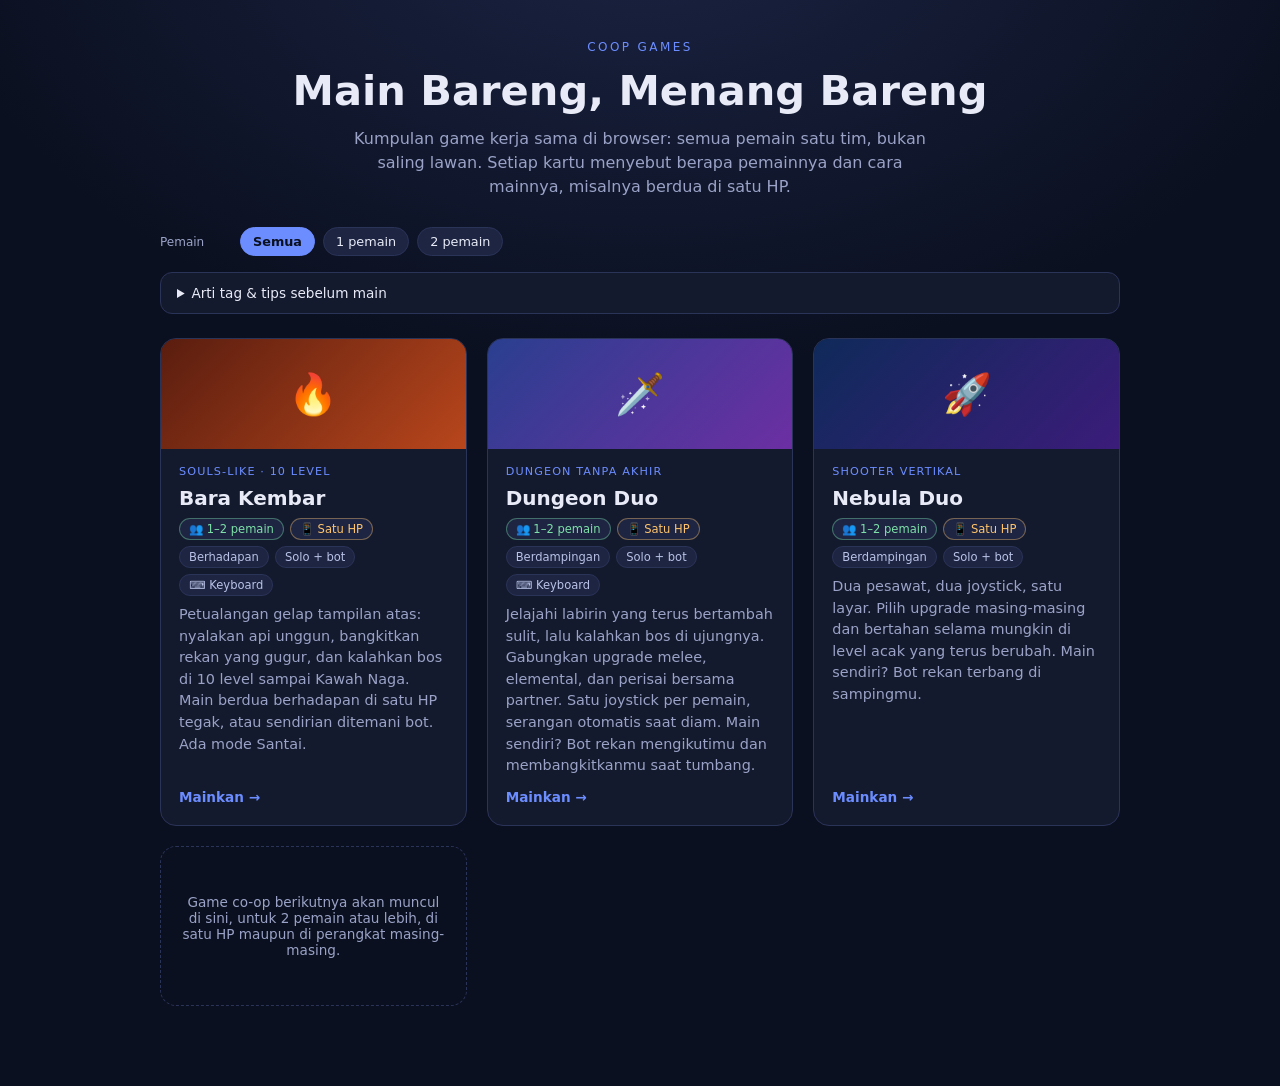
<file: index.html>
<!doctype html>
<html lang="id">
<head>
  <meta charset="utf-8" />
  <meta name="viewport" content="width=device-width, initial-scale=1" />
  <meta name="theme-color" content="#0b1020" />
  <title>Coop Games — Main Bareng, Menang Bareng</title>
  <style>
    :root {
      color-scheme: dark;
      --bg: #0b1020;
      --panel: #141a2e;
      --panel-border: #2a3358;
      --accent: #6c8dff;
      --text: #e8ebf7;
      --muted: #9aa3c7;
      --chip: #1d2542;
      --pemain: #7ee0a8;
      --cara: #ffc46b;
      --info: #b9c2e6;
    }

    * { box-sizing: border-box; }

    body {
      margin: 0;
      min-height: 100vh;
      background: radial-gradient(1200px 800px at 50% -10%, #1b2444 0%, var(--bg) 60%);
      color: var(--text);
      font-family: "Segoe UI", system-ui, -apple-system, sans-serif;
      padding: 40px 16px 80px;
    }

    header, .filters, .legend, .grid { max-width: 960px; margin-left: auto; margin-right: auto; }

    header { margin-bottom: 28px; text-align: center; }

    header .eyebrow {
      letter-spacing: 0.2em;
      text-transform: uppercase;
      font-size: 0.75rem;
      color: var(--accent);
      margin-bottom: 12px;
    }

    header h1 { margin: 0 0 12px; font-size: clamp(1.8rem, 6vw, 2.6rem); }

    header p { color: var(--muted); max-width: 600px; margin: 0 auto; line-height: 1.5; }

    /* ---------- filter ---------- */
    .filters { display: flex; flex-direction: column; gap: 10px; margin-bottom: 16px; }
    .filter-row { display: flex; flex-wrap: wrap; align-items: center; gap: 8px; }
    .filter-row[hidden] { display: none; }
    .filter-row .label { font-size: 0.75rem; color: var(--muted); min-width: 72px; }
    .filter-row button {
      font: inherit;
      font-size: 0.8rem;
      color: var(--text);
      background: var(--chip);
      border: 1px solid var(--panel-border);
      border-radius: 999px;
      padding: 6px 12px;
      cursor: pointer;
    }
    .filter-row button[aria-pressed="true"] { background: var(--accent); border-color: var(--accent); color: #0b1020; font-weight: 600; }

    /* ---------- keterangan tag ---------- */
    .legend {
      background: var(--panel);
      border: 1px solid var(--panel-border);
      border-radius: 12px;
      margin-bottom: 24px;
      font-size: 0.85rem;
      color: var(--muted);
    }
    .legend summary { cursor: pointer; padding: 12px 16px; color: var(--text); }
    .legend .isi { padding: 0 16px 14px; line-height: 1.55; }
    .legend dl { margin: 0 0 10px; display: grid; grid-template-columns: max-content 1fr; gap: 6px 12px; }
    .legend dt { color: var(--cara); }
    .legend dd { margin: 0; }
    .legend .belum { opacity: 0.6; }
    .legend p { margin: 8px 0 0; }

    /* ---------- kartu ---------- */
    .grid {
      display: grid;
      grid-template-columns: repeat(auto-fill, minmax(260px, 1fr));
      gap: 20px;
    }

    .card {
      background: var(--panel);
      border: 1px solid var(--panel-border);
      border-radius: 16px;
      overflow: hidden;
      display: flex;
      flex-direction: column;
      text-decoration: none;
      color: inherit;
      transition: transform 0.15s ease, border-color 0.15s ease;
    }
    .card[hidden] { display: none; }

    .card:hover, .card:focus-visible { transform: translateY(-4px); border-color: var(--accent); }

    .card-art {
      height: 110px;
      display: flex;
      align-items: center;
      justify-content: center;
      font-size: 2.5rem;
    }

    .card-body { padding: 16px 18px 20px; display: flex; flex-direction: column; gap: 8px; flex: 1; }

    .card-body .genre { font-size: 0.7rem; letter-spacing: 0.1em; text-transform: uppercase; color: var(--accent); }

    .card-body h2 { margin: 0; font-size: 1.25rem; }

    .chips { display: flex; flex-wrap: wrap; gap: 6px; }
    .chip {
      font-size: 0.72rem;
      padding: 3px 9px;
      border-radius: 999px;
      background: var(--chip);
      border: 1px solid var(--panel-border);
      color: var(--info);
      white-space: nowrap;
    }
    .chip.pemain { color: var(--pemain); border-color: color-mix(in srgb, var(--pemain) 40%, transparent); }
    .chip.cara { color: var(--cara); border-color: color-mix(in srgb, var(--cara) 40%, transparent); }

    .card-body p { margin: 0; color: var(--muted); font-size: 0.9rem; line-height: 1.5; flex: 1; }

    .card-body .play { margin-top: 4px; font-size: 0.85rem; font-weight: 600; color: var(--accent); }

    .empty-card {
      border: 1px dashed var(--panel-border);
      border-radius: 16px;
      display: flex;
      align-items: center;
      justify-content: center;
      min-height: 160px;
      color: var(--muted);
      font-size: 0.85rem;
      text-align: center;
      padding: 20px;
    }
    .no-match { grid-column: 1 / -1; text-align: center; color: var(--muted); padding: 24px; }
  </style>
</head>
<body>
  <header>
    <div class="eyebrow">Coop Games</div>
    <h1>Main Bareng, Menang Bareng</h1>
    <p>Kumpulan game kerja sama di browser: semua pemain satu tim, bukan saling lawan.
      Setiap kartu menyebut berapa pemainnya dan cara mainnya, misalnya berdua di satu HP.</p>
  </header>

  <!-- Tombol filter dibuat otomatis dari atribut data-* di tiap kartu (lihat skrip di bawah). -->
  <section class="filters" aria-label="Saring game">
    <div class="filter-row" data-filter="pemain"><span class="label">Pemain</span></div>
    <div class="filter-row" data-filter="cara"><span class="label">Cara main</span></div>
  </section>

  <details class="legend">
    <summary>Arti tag &amp; tips sebelum main</summary>
    <div class="isi">
      <dl>
        <dt>Satu HP</dt><dd>Semua pemain memakai satu HP yang sama, masing-masing memegang sisi layarnya sendiri.</dd>
        <dt class="belum">Satu layar</dt><dd class="belum">Satu PC/TV, tiap pemain memakai keyboard atau gamepad. (Belum ada gamenya.)</dd>
        <dt class="belum">HP masing-masing</dt><dd class="belum">Tiap pemain membuka game di HP-nya sendiri dan tersambung. (Belum ada gamenya.)</dd>
        <dt class="belum">Bergiliran</dt><dd class="belum">Satu perangkat dioper bergantian antarpemain. (Belum ada gamenya.)</dd>
      </dl>
      Tag lain: <b>Berhadapan</b> = pemain duduk di dua ujung HP yang ditaruh di meja;
      <b>Berdampingan</b> = pemain duduk bersebelahan, layar dibagi kiri–kanan;
      <b>Solo + bot</b> = bisa dimainkan sendirian ditemani rekan komputer.
      <p><b>Main berdua di satu HP Android (3 jari atau lebih menempel)?</b> Matikan gestur
        <i>"usap 3 jari ke bawah"</i> (tangkapan layar) di Pengaturan HP. Gestur itu
        memutus semua sentuhan begitu jari ketiga menempel, sehingga kontrol tiba-tiba lepas.</p>
    </div>
  </details>

  <!--
    Cara menambah game: salin satu <a class="card">, lalu isi
      data-pemain : jumlah pemain yang didukung, pisahkan koma (mis. "1,2" atau "2,3,4")
      data-cara   : cara main, pisahkan koma; pilih dari: satu-hp, satu-layar, hp-masing, bergiliran
    Teks chip di kartu ditulis manual agar bisa lebih rinci (mis. "Berhadapan").
  -->
  <main class="grid" id="grid">
    <a class="card" href="bara-kembar/index.html" data-pemain="1,2" data-cara="satu-hp">
      <div class="card-art" style="background: linear-gradient(135deg, #5a1d0f 0%, #b8461c 100%);" aria-hidden="true">🔥</div>
      <div class="card-body">
        <span class="genre">Souls-like · 10 level</span>
        <h2>Bara Kembar</h2>
        <div class="chips">
          <span class="chip pemain">👥 1–2 pemain</span>
          <span class="chip cara">📱 Satu HP</span>
          <span class="chip">Berhadapan</span>
          <span class="chip">Solo + bot</span>
          <span class="chip">⌨️ Keyboard</span>
        </div>
        <p>Petualangan gelap tampilan atas: nyalakan api unggun, bangkitkan rekan yang gugur, dan kalahkan bos di 10 level sampai Kawah Naga. Main berdua berhadapan di satu HP tegak, atau sendirian ditemani bot. Ada mode Santai.</p>
        <span class="play">Mainkan →</span>
      </div>
    </a>

    <a class="card" href="dungeon-duo-portrait/index.html" data-pemain="1,2" data-cara="satu-hp">
      <div class="card-art" style="background: linear-gradient(135deg, #2a3f8f 0%, #6c2fa3 100%);" aria-hidden="true">🗡️</div>
      <div class="card-body">
        <span class="genre">Dungeon tanpa akhir</span>
        <h2>Dungeon Duo</h2>
        <div class="chips">
          <span class="chip pemain">👥 1–2 pemain</span>
          <span class="chip cara">📱 Satu HP</span>
          <span class="chip">Berdampingan</span>
          <span class="chip">Solo + bot</span>
          <span class="chip">⌨️ Keyboard</span>
        </div>
        <p>Jelajahi labirin yang terus bertambah sulit, lalu kalahkan bos di ujungnya. Gabungkan upgrade melee, elemental, dan perisai bersama partner. Satu joystick per pemain, serangan otomatis saat diam. Main sendiri? Bot rekan mengikutimu dan membangkitkanmu saat tumbang.</p>
        <span class="play">Mainkan →</span>
      </div>
    </a>

    <a class="card" href="nebula-duo/index.html" data-pemain="1,2" data-cara="satu-hp">
      <div class="card-art" style="background: linear-gradient(135deg, #0f2a5a 0%, #3b1c7a 100%);" aria-hidden="true">🚀</div>
      <div class="card-body">
        <span class="genre">Shooter vertikal</span>
        <h2>Nebula Duo</h2>
        <div class="chips">
          <span class="chip pemain">👥 1–2 pemain</span>
          <span class="chip cara">📱 Satu HP</span>
          <span class="chip">Berdampingan</span>
          <span class="chip">Solo + bot</span>
        </div>
        <p>Dua pesawat, dua joystick, satu layar. Pilih upgrade masing-masing dan bertahan selama mungkin di level acak yang terus berubah. Main sendiri? Bot rekan terbang di sampingmu.</p>
        <span class="play">Mainkan →</span>
      </div>
    </a>

    <div class="empty-card" data-tetap>Game co-op berikutnya akan muncul di sini, untuk 2 pemain atau lebih, di satu HP maupun di perangkat masing-masing.</div>
  </main>

  <script>
    // Label untuk nilai data-cara. Nilai yang belum dipakai game mana pun tidak dibuatkan tombol.
    const LABEL_CARA = { 'satu-hp': '📱 Satu HP', 'satu-layar': '🖥️ Satu layar', 'hp-masing': '📲 HP masing-masing', 'bergiliran': '🔁 Bergiliran' };
    const labelPemain = n => n + ' pemain';

    const cards = [...document.querySelectorAll('.card')];
    const nilai = key => cards.map(c => (c.dataset[key] || '').split(',').filter(Boolean));
    const pilihan = { pemain: 'semua', cara: 'semua' };

    function buatTombol(key, daftar, label) {
      const row = document.querySelector(`[data-filter="${key}"]`);
      for (const v of ['semua', ...daftar]) {
        const b = document.createElement('button');
        b.type = 'button';
        b.textContent = v === 'semua' ? 'Semua' : label(v);
        b.setAttribute('aria-pressed', String(v === 'semua'));
        b.addEventListener('click', () => {
          pilihan[key] = v;
          row.querySelectorAll('button').forEach(x => x.setAttribute('aria-pressed', String(x === b)));
          terapkan();
        });
        row.appendChild(b);
      }
    }

    const semuaPemain = [...new Set(nilai('pemain').flat())].sort((a, b) => a - b);
    const semuaCara = Object.keys(LABEL_CARA).filter(k => nilai('cara').flat().includes(k));
    buatTombol('pemain', semuaPemain, labelPemain);
    buatTombol('cara', semuaCara, v => LABEL_CARA[v] || v);
    // Filter yang hanya punya satu pilihan tidak berguna; sembunyikan sampai ada variasi.
    if (semuaCara.length < 2) document.querySelector('[data-filter="cara"]').hidden = true;

    const grid = document.getElementById('grid');
    const kosong = document.createElement('div');
    kosong.className = 'no-match';
    kosong.textContent = 'Belum ada game yang cocok dengan pilihan ini.';

    function terapkan() {
      let tampil = 0;
      for (const c of cards) {
        const ok = (pilihan.pemain === 'semua' || c.dataset.pemain.split(',').includes(pilihan.pemain))
                && (pilihan.cara === 'semua' || c.dataset.cara.split(',').includes(pilihan.cara));
        c.hidden = !ok;
        if (ok) tampil++;
      }
      if (tampil === 0) grid.prepend(kosong); else kosong.remove();
    }
  </script>
</body>
</html>
</file>
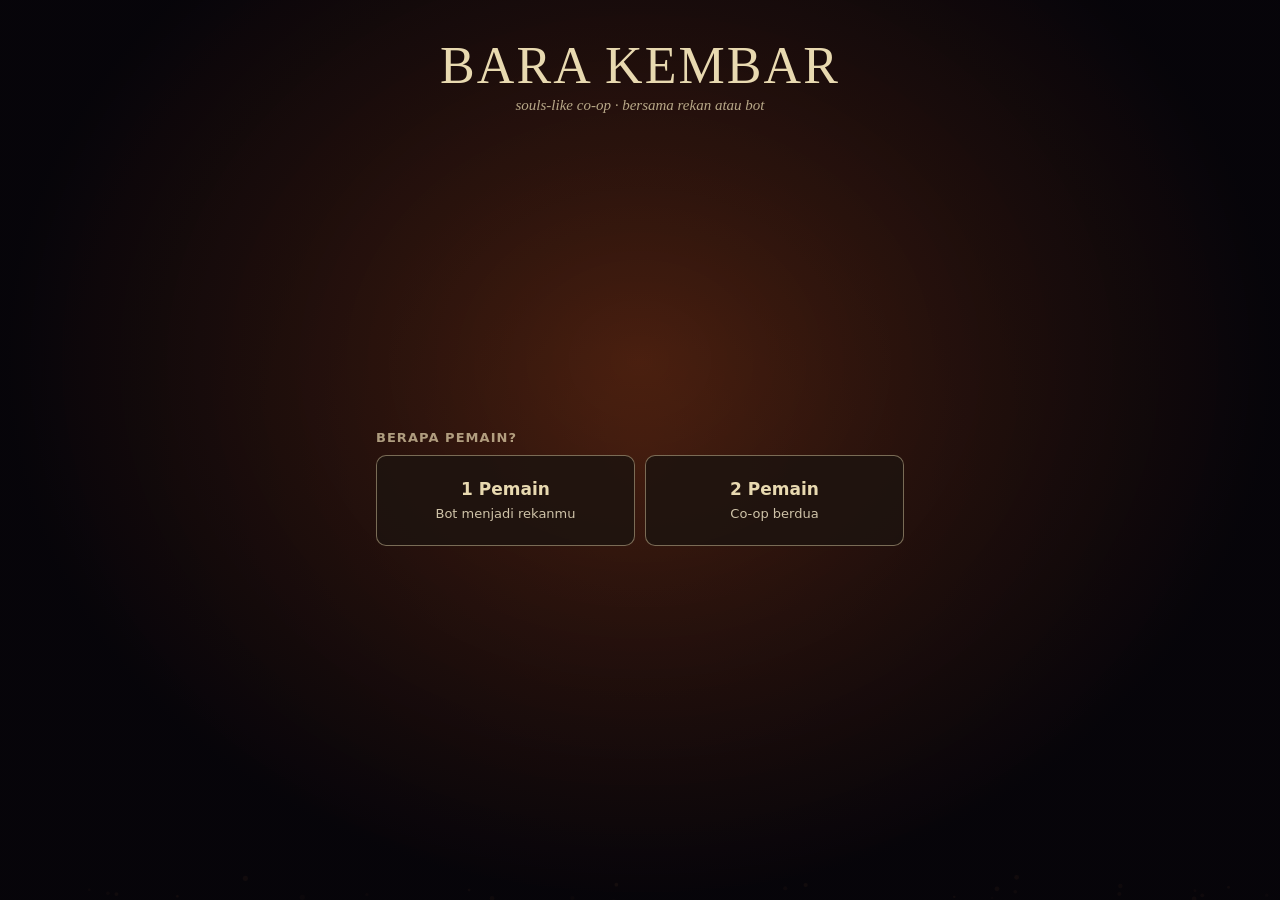
<file: bara-kembar/index.html>
<!doctype html>
<html lang="id">
<head>
<meta charset="utf-8">
<meta name="viewport" content="width=device-width,initial-scale=1,maximum-scale=1,user-scalable=no,viewport-fit=cover">
<meta name="mobile-web-app-capable" content="yes">
<meta name="apple-mobile-web-app-capable" content="yes">
<meta name="theme-color" content="#000000">
<title>Bara Kembar</title>
<style>
html,body{margin:0;height:100%;background:#000;overflow:hidden;touch-action:none;user-select:none;-webkit-user-select:none;-webkit-touch-callout:none;overscroll-behavior:none}
canvas{display:block;touch-action:none}
/* menu awal: halaman web biasa (responsif), di atas canvas */
#menu{position:fixed;inset:0;overflow-y:auto;touch-action:pan-y;background:radial-gradient(ellipse at 50% 40%,rgba(120,50,20,.45),rgba(7,5,10,.92) 70%);color:#e8d9b0;font:15px/1.4 system-ui,sans-serif;display:flex;justify-content:center}
#menu[hidden]{display:none}
#menu .wrap{width:100%;max-width:560px;min-height:100%;padding:max(28px,env(safe-area-inset-top)) 16px 32px;box-sizing:border-box;display:flex;flex-direction:column}
/* judul tetap di atas; pilihan dipusatkan di sisa tinggi (margin auto = tetap bisa digulir bila daftar lebih panjang dari layar) */
#menu .step{flex:1;display:flex;flex-direction:column}
#menu .inner{margin:auto 0;padding-bottom:6vh}
#menu h1{font:400 clamp(34px,9vw,52px) Georgia,serif;text-align:center;margin:8px 0 2px;letter-spacing:.04em}
#menu .tag{text-align:center;font:italic 15px Georgia,serif;color:#b8a888;margin:0 0 26px}
#menu h2{font:600 13px system-ui,sans-serif;letter-spacing:.08em;text-transform:uppercase;color:rgba(232,217,176,.7);margin:22px 0 10px}
#menu button{font:inherit;color:inherit;background:rgba(30,20,16,.85);border:1.5px solid rgba(232,217,176,.45);border-radius:10px;padding:14px;text-align:left;cursor:pointer;width:100%}
#menu button:not(:disabled):hover,#menu button:not(:disabled):active{border-color:#ffb347;background:rgba(96,42,14,.9)}
#menu button:disabled{opacity:.45;cursor:default}
#menu b{display:block;font-size:17px;font-weight:700}
#menu small{display:block;color:#cfc3a8;font-size:13px;margin-top:3px}
#menu small.warn{color:#ffb347}
#menu em{font-style:normal;font-size:11px;font-weight:600;border:1px solid currentColor;border-radius:4px;padding:1px 5px;margin-left:8px;vertical-align:2px;color:#b8a888}
#menu .cards{display:grid;grid-template-columns:1fr 1fr;gap:10px}
#menu .cards button{text-align:center;padding:22px 10px}
#menu .list{display:grid;gap:8px}
#menu .list button{display:flex;gap:12px;align-items:center}
#menu .ico{flex:0 0 58px;font-size:21px;white-space:nowrap;text-align:center}
#menu .quick{border-color:#ffb347;background:rgba(96,42,14,.92);text-align:center;font:400 22px Georgia,serif}
#menu .quick small{font:13px system-ui,sans-serif}
#menu .back{width:auto;padding:8px 14px;font-size:14px}
#menu .lobby{display:flex;gap:16px;align-items:center;flex-wrap:wrap;justify-content:center}
#menu .qr{background:#fff;border-radius:10px;padding:8px;width:180px;height:180px;display:flex;align-items:center;justify-content:center;color:#333;font-size:13px}
#menu .qr svg{width:100%;height:100%}
#menu .kode{font:700 40px/1 ui-monospace,monospace;letter-spacing:.2em;color:#ffd27a}
#menu .slot{margin-top:8px;font-size:14px}
#menu .slot b{display:inline;font-size:14px}
#menu .ok{color:#7ee07a}#menu .no{color:#ff9a80}
#menu p.note{font-size:13px;color:#cfc3a8;margin:14px 0}
#menu .quick:disabled{border-color:rgba(232,217,176,.3);background:rgba(30,20,16,.85)}
</style>
</head>
<body>
<canvas id="c"></canvas>
<div id="menu" hidden><div class="wrap"><h1>BARA KEMBAR</h1><p class="tag">souls-like co-op · bersama rekan atau bot</p><div class="step"></div></div></div>
<!-- Urutan penting: file di bawah memakai variabel global dari file di atasnya. -->
<script src="js/util.js"></script>     <!-- util, canvas, orientasi -->
<script src="js/world.js"></script>    <!-- konstanta dunia, data level, simpanan -->
<script src="js/audio.js"></script>    <!-- suara sintetis (WebAudio) -->
<script src="js/input.js"></script>    <!-- sentuh, keyboard, tata letak tombol -->
<script src="js/state.js"></script>    <!-- state global -->
<script src="js/level.js"></script>    <!-- muat level, tabrakan, prerender peta -->
<script src="js/player.js"></script>   <!-- pemain -->
<script src="js/enemies.js"></script>  <!-- musuh, serangan, AI musuh -->
<script src="js/monsters.js"></script> <!-- monster khas level 3–7 -->
<script src="js/bot.js"></script>      <!-- bot rekan (mode solo) -->
<script src="js/effects.js"></script>  <!-- proyektil, hazard, partikel -->
<script src="js/flow.js"></script>     <!-- api unggun, kabut, bos, portal -->
<script src="js/render.js"></script>   <!-- render dunia, stickman, cahaya -->
<script src="js/ui.js"></script>       <!-- kontrol, HUD, menu -->
<script src="js/main.js"></script>     <!-- update, kamera, start, loop -->
<script src="js/pad.js"></script>      <!-- kontroler Layar + HP (memuat ../pad/ saat dipilih) -->
<script src="js/menu.js"></script>     <!-- menu awal HTML: jumlah pemain → kontroler -->
</body>
</html>
</file>
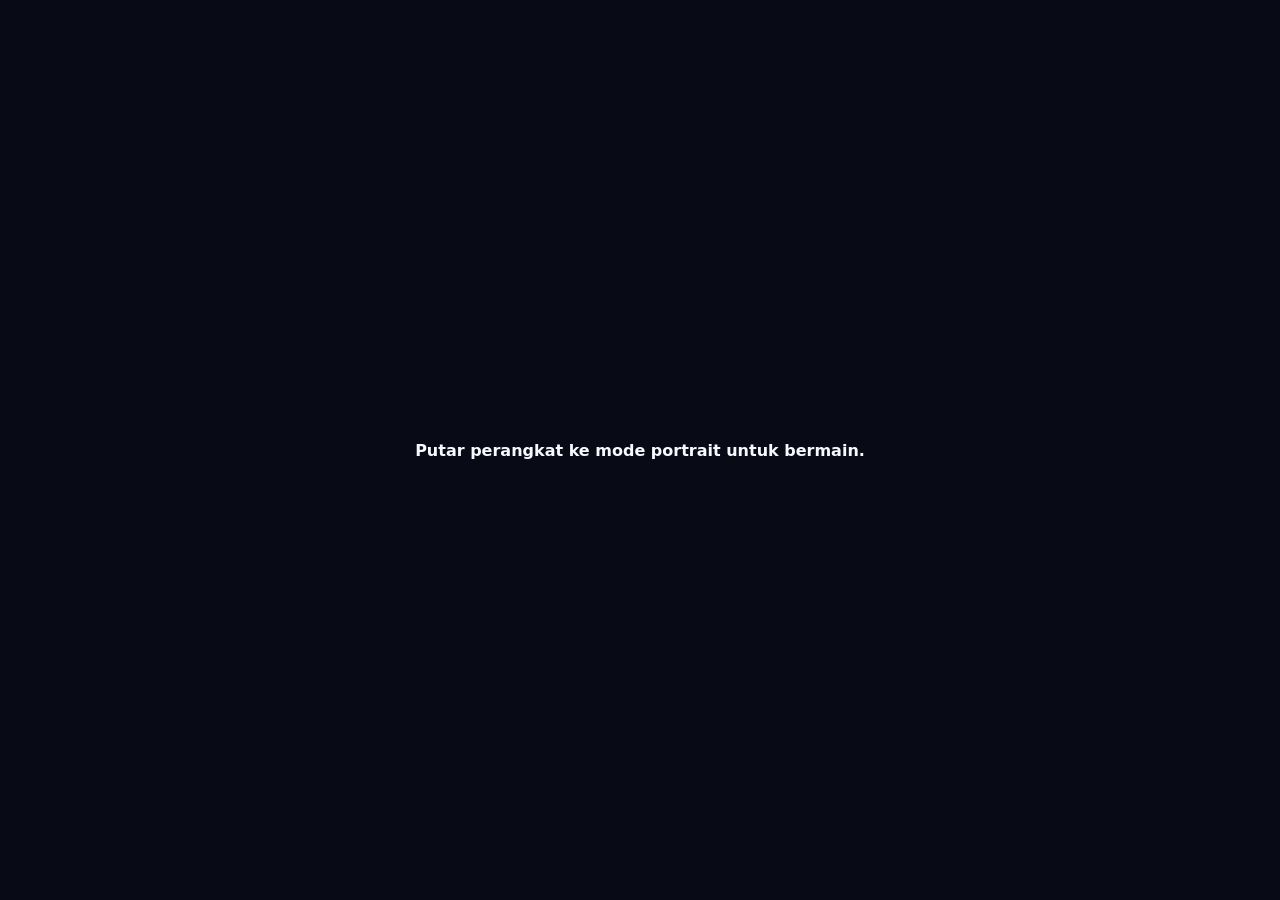
<file: dungeon-duo-portrait/index.html>
<!doctype html>
<html lang="id">
<head>
  <meta charset="utf-8" />
  <meta name="viewport" content="width=device-width, initial-scale=1, maximum-scale=1, user-scalable=no, viewport-fit=cover" />
  <meta name="theme-color" content="#0b1020" />
  <title>Dungeon Duo Portrait — Browser Co-op MVP v3</title>
  <link rel="stylesheet" href="styles.css" />
</head>
<body>
  <main id="game-shell">
    <canvas id="game" width="720" height="1280" aria-label="Dungeon Duo game canvas"></canvas>

    <section id="hud" aria-live="polite">
      <div class="player-hud player-one">
        <div class="hud-row"><strong>P1</strong><span id="p1-build">Balanced</span></div>
        <div class="bar hp-bar"><i id="p1-hp"></i></div>
        <div class="bar shield-bar"><i id="p1-shield"></i></div>
        <div class="hud-row small"><span id="p1-hp-text">100 / 100</span><span id="p1-state">READY</span></div>
      </div>
      <div class="center-hud">
        <div id="level-label">LEVEL 1 · WAVE 1</div>
        <div id="objective">Bersiap...</div>
        <div id="level-modifier" class="modifier-chip">Tanpa modifier</div>
      </div>
      <div class="player-hud player-two">
        <div class="hud-row"><strong id="p2-label">P2</strong><span id="p2-build">Balanced</span></div>
        <div class="bar hp-bar"><i id="p2-hp"></i></div>
        <div class="bar shield-bar"><i id="p2-shield"></i></div>
        <div class="hud-row small"><span id="p2-hp-text">100 / 100</span><span id="p2-state">READY</span></div>
      </div>
    </section>

    <section id="start-screen" class="overlay visible">
      <div class="panel hero-panel">
        <div class="eyebrow">LOCAL CO-OP · MAZE EXPLORATION</div>
        <h1>DUNGEON DUO</h1>
        <p>Jelajahi dungeon berbentuk labirin yang luas. Musuh muncul di area yang belum dijelajahi untuk menuntun kalian menuju gerbang boss. Lepaskan joystick untuk menyerang musuh di cone depan, lalu kalahkan boss untuk lanjut ke level berikutnya.</p>
        <div class="instructions">
          <div><b>Player 1</b><span id="help-p1">Joystick kiri / WASD</span></div>
          <div><b id="help-p2-title">Player 2</b><span id="help-p2">Joystick kanan / Arrow Keys</span></div>
        </div>
        <div class="mode-row">
          <button id="mode-button" type="button" class="secondary mode-button" aria-pressed="false">Mode: 2 Pemain ⇄</button>
        </div>
        <div class="button-row">
          <button id="start-button" type="button">Mulai Run</button>
          <button id="continue-button" type="button" class="secondary hidden">Lanjutkan Checkpoint</button>
        </div>
        <label class="sound-toggle"><input id="sound-enabled" type="checkbox" checked /> Audio aktif</label>
      </div>
    </section>

    <section id="upgrade-screen" class="overlay">
      <div class="panel upgrade-panel">
        <div id="upgrade-eyebrow" class="eyebrow">LEVEL CLEAR</div>
        <h2 id="upgrade-title">Pilih Upgrade</h2>
        <p id="upgrade-description">Kedua pemain memilih satu upgrade sebelum memasuki level berikutnya.</p>
        <div class="upgrade-columns">
          <div>
            <h3>Player 1</h3>
            <div id="p1-upgrades" class="upgrade-list"></div>
          </div>
          <div>
            <h3 id="p2-upgrade-title">Player 2</h3>
            <div id="p2-upgrades" class="upgrade-list"></div>
          </div>
        </div>
        <div id="upgrade-status">Menunggu pilihan...</div>
      </div>
    </section>

    <section id="game-over-screen" class="overlay">
      <div class="panel compact-panel">
        <div class="eyebrow">RUN BERAKHIR</div>
        <h2>Dungeon Menang Kali Ini</h2>
        <p id="final-score">Level 1 · Score 0</p>
        <div class="button-row">
          <button id="restart-run-button" type="button">Mulai dari Awal</button>
          <button id="restart-level-button" type="button" class="secondary">Restart Level Lebih Mudah</button>
        </div>
      </div>
    </section>

    <section id="victory-screen" class="overlay">
      <div class="panel compact-panel">
        <div class="eyebrow">GERBANG BOSS DITAKLUKKAN</div>
        <h2 id="victory-title">Boss Dikalahkan!</h2>
        <p id="victory-detail">Level berhasil ditaklukkan.</p>
        <p id="victory-stats">Musuh dikalahkan: 0 · Score 0</p>
        <div class="button-row">
          <button id="victory-continue-button" type="button">Lanjutkan</button>
        </div>
      </div>
    </section>

    <section id="powerup-screen" class="overlay">
      <div class="panel compact-panel">
        <div class="eyebrow">POWER-UP DITEMUKAN</div>
        <h2 id="powerup-title">Player 1 menemukan Power-Up!</h2>
        <div id="powerup-options" class="upgrade-list"></div>
        <div class="button-row">
          <button id="powerup-reroll-button" type="button" class="secondary">Acak Ulang (2 tersisa)</button>
        </div>
      </div>
    </section>

    <div id="game-actions">
      <button id="sound-toggle-button" type="button" class="utility-button" aria-pressed="false">🔊 Sound</button>
      <button id="fullscreen-button" type="button" class="utility-button" aria-pressed="false">Fullscreen</button>
    </div>
    <div id="tether-warning" aria-live="polite">⚠ Jarak partner terlalu jauh</div>
    <div id="rotate-warning">Putar perangkat ke mode portrait untuk bermain.</div>
    <div id="toast" aria-live="polite"></div>
  </main>

	<script src="js/audio.js"></script>
	<script src="js/music-playlist.js"></script>
	<script src="js/game.js"></script>
</body>
</html>
</file>
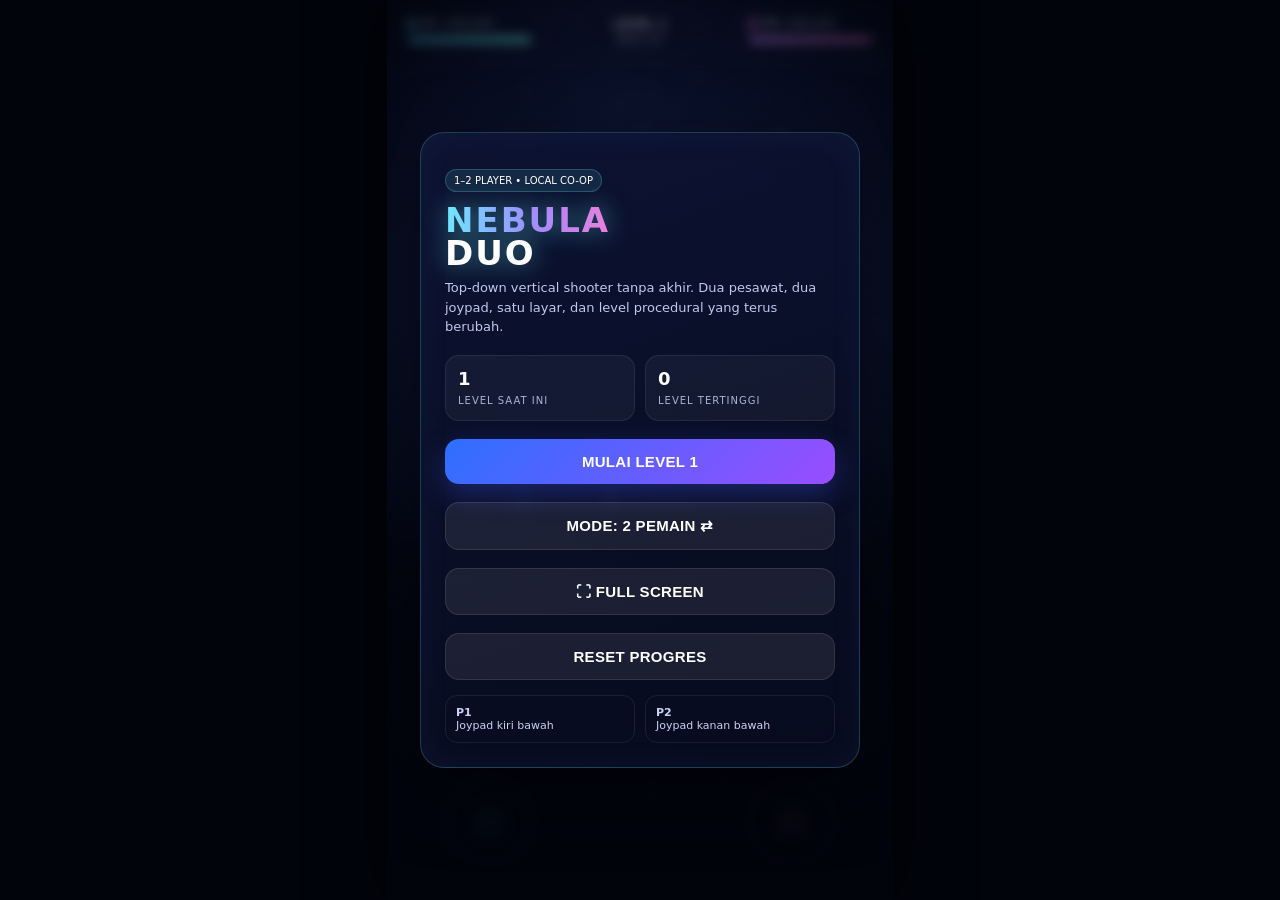
<file: nebula-duo/index.html>
<!doctype html>
<html lang="id">
<head>
<meta charset="utf-8">
<meta name="viewport" content="width=device-width,initial-scale=1,maximum-scale=1,user-scalable=no,viewport-fit=cover">
<meta name="theme-color" content="#070b1a">
<title>NEBULA DUO</title>
<style>
  :root{
    --bg:#070b1a; --panel:rgba(12,18,40,.88); --line:rgba(111,233,255,.22);
    --cyan:#70e9ff; --violet:#a97cff; --pink:#ff6fd8; --green:#70ffb5;
    --danger:#ff6d87; --gold:#ffd86b;
  }
  *{box-sizing:border-box;-webkit-tap-highlight-color:transparent}
  html,body{margin:0;width:100%;height:100%;overflow:hidden;background:#02040c;color:#fff;
    font-family:Inter,ui-sans-serif,system-ui,-apple-system,Segoe UI,Roboto,Arial,sans-serif}
  body{display:grid;place-items:center}
  #wrap{
    position:relative;width:min(100vw,56.25vh);height:min(100vh,177.78vw);
    max-width:540px;max-height:960px;overflow:hidden;background:#050817;
    box-shadow:0 0 60px #000;
    touch-action:none;user-select:none;
  }
  canvas{position:absolute;inset:0;width:100%;height:100%;display:block}
  .hud{position:absolute;inset:0;pointer-events:none;padding:env(safe-area-inset-top) 10px 0}
  .topbar{display:flex;justify-content:space-between;align-items:flex-start;padding-top:9px;gap:10px}
  .pill{background:rgba(5,9,25,.62);border:1px solid rgba(255,255,255,.12);backdrop-filter:blur(8px);
    border-radius:12px;padding:7px 10px;font-size:12px;line-height:1.25;box-shadow:0 4px 18px rgba(0,0,0,.25)}
  .center{text-align:center;min-width:118px}
  .barBox{width:145px}
  .name{display:flex;align-items:center;gap:6px;font-weight:800;font-size:11px;letter-spacing:.5px}
  .dot{width:8px;height:8px;border-radius:50%;box-shadow:0 0 10px currentColor}
  .bar{height:7px;background:rgba(255,255,255,.1);border-radius:99px;overflow:hidden;margin-top:5px}
  .fill{height:100%;border-radius:inherit;transition:width .15s}
  #p1fill{background:linear-gradient(90deg,#55d9ff,#70ffdc)}
  #p2fill{background:linear-gradient(90deg,#c283ff,#ff70d1)}
  .small{font-size:10px;opacity:.72}
  #devDiff{position:absolute;right:7px;top:58px;font:9px/1 monospace;color:rgba(255,255,255,.24)}
  .screen{
    position:absolute;inset:0;display:none;align-items:center;justify-content:center;
    padding:24px;background:radial-gradient(circle at 50% 30%,rgba(58,90,190,.20),rgba(2,4,12,.82) 55%,rgba(2,4,12,.96));
    backdrop-filter:blur(6px);z-index:20;
  }
  .screen.show{display:flex}
  .card{
    width:100%;max-width:440px;background:linear-gradient(160deg,rgba(13,20,50,.95),rgba(7,11,30,.96));
    border:1px solid var(--line);border-radius:24px;padding:24px;box-shadow:0 20px 70px rgba(0,0,0,.5),inset 0 0 35px rgba(95,128,255,.06)
  }
  h1,h2,p{margin:0}
  h1{font-size:34px;letter-spacing:2px;line-height:.95}
  h2{font-size:24px}
  .subtitle{margin-top:9px;color:#bfc9ed;font-size:13px;line-height:1.5}
  .logoGlow{text-shadow:0 0 24px rgba(112,233,255,.55)}
  .grad{background:linear-gradient(90deg,var(--cyan),var(--violet),var(--pink));-webkit-background-clip:text;color:transparent}
  button{
    appearance:none;border:0;color:white;font-weight:850;letter-spacing:.3px;cursor:pointer;
    border-radius:14px;padding:14px 16px;background:linear-gradient(135deg,#2d6fff,#9a4dff);
    box-shadow:0 10px 28px rgba(66,87,255,.32);font-size:15px;width:100%;margin-top:18px
  }
  button:active{transform:translateY(1px) scale(.995)}
  .secondary{background:rgba(255,255,255,.08);box-shadow:none;border:1px solid rgba(255,255,255,.1)}
  .stats{display:grid;grid-template-columns:1fr 1fr;gap:10px;margin-top:18px}
  .stat{padding:12px;border-radius:14px;background:rgba(255,255,255,.045);border:1px solid rgba(255,255,255,.08)}
  .stat b{display:block;font-size:18px}.stat span{font-size:10px;color:#aab4d6;text-transform:uppercase;letter-spacing:1px}
  .help{display:grid;grid-template-columns:1fr 1fr;gap:10px;margin-top:15px}
  .help div{padding:10px;border:1px solid rgba(255,255,255,.08);border-radius:12px;font-size:11px;color:#c8d2f3}
  #upgradeScreen{padding:12px;align-items:flex-start;overflow:auto}
  .upgradeWrap{width:100%;padding-top:max(10px,env(safe-area-inset-top));padding-bottom:20px}
  .upgradeHeader{text-align:center;margin-bottom:10px}
  .upgradeColumns{display:grid;grid-template-columns:1fr 1fr;gap:10px}
  .upgradeCol{background:rgba(7,11,30,.9);border:1px solid rgba(255,255,255,.1);border-radius:18px;padding:10px}
  .upgradeCol h3{margin:2px 0 8px;font-size:13px;text-align:center}
  .upgradeCard{
    width:100%;text-align:left;margin:7px 0 0;padding:11px;border-radius:14px;
    background:linear-gradient(145deg,rgba(36,49,96,.88),rgba(16,22,50,.92));box-shadow:none;border:1px solid rgba(255,255,255,.10)
  }
  .upgradeCard.selected{outline:2px solid var(--green);filter:saturate(1.2)}
  .upIcon{font-size:22px;float:left;margin-right:8px}
  .upName{font-size:12px;font-weight:900}
  .upDesc{font-size:10px;color:#c1cbee;line-height:1.35;margin-top:3px}
  .rarity{font-size:8px;text-transform:uppercase;letter-spacing:1px;opacity:.8;margin-top:5px}
  #continueBtn{display:none;max-width:320px;margin:12px auto 0}
  .toast{
    position:absolute;left:50%;top:16%;transform:translate(-50%,-10px);opacity:0;
    background:rgba(7,11,30,.86);border:1px solid rgba(255,255,255,.15);border-radius:14px;
    padding:10px 14px;font-weight:800;font-size:12px;z-index:12;transition:.25s;pointer-events:none
  }
  .toast.show{opacity:1;transform:translate(-50%,0)}
  .badge{display:inline-flex;padding:5px 8px;border-radius:99px;background:rgba(112,233,255,.10);border:1px solid rgba(112,233,255,.22);font-size:10px;margin-top:12px}
</style>
</head>
<body>
<div id="wrap">
  <canvas id="game"></canvas>

  <div class="hud">
    <div class="topbar">
      <div class="pill barBox">
        <div class="name"><i class="dot" style="color:#70e9ff;background:#70e9ff"></i>P1 <span id="p1hp" class="small">100/100</span></div>
        <div class="bar"><div id="p1fill" class="fill" style="width:100%"></div></div>
      </div>
      <div class="pill center">
        <b id="levelLabel">LEVEL 1</b><br><span id="waveLabel" class="small">WAVE 1/4</span>
      </div>
      <div class="pill barBox">
        <div class="name"><i class="dot" style="color:#ff70d1;background:#ff70d1"></i><span id="hudP2">P2</span> <span id="p2hp" class="small">100/100</span></div>
        <div class="bar"><div id="p2fill" class="fill" style="width:100%"></div></div>
      </div>
    </div>
    <div id="devDiff">D:1.00</div>
  </div>

  <div id="toast" class="toast"></div>

  <div id="menu" class="screen show">
    <div class="card">
      <div class="badge">1–2 PLAYER • LOCAL CO-OP</div>
      <h1 class="logoGlow" style="margin-top:12px"><span class="grad">NEBULA</span><br>DUO</h1>
      <p class="subtitle">Top-down vertical shooter tanpa akhir. Dua pesawat, dua joypad, satu layar, dan level procedural yang terus berubah.</p>
      <div class="stats">
        <div class="stat"><b id="menuLevel">1</b><span>Level Saat Ini</span></div>
        <div class="stat"><b id="menuBest">0</b><span>Level Tertinggi</span></div>
      </div>
      <button id="startBtn">MULAI LEVEL 1</button>
      <button id="modeBtn" class="secondary">MODE: 2 PEMAIN ⇄</button>
      <button id="fullscreenBtn" class="secondary">⛶ FULL SCREEN</button>
      <button id="resetBtn" class="secondary">RESET PROGRES</button>
      <div class="help">
        <div><b>P1</b><br><span id="helpP1">Joypad kiri bawah</span></div>
        <div><b>P2</b><br><span id="helpP2">Joypad kanan bawah</span></div>
      </div>
    </div>
  </div>

  <div id="upgradeScreen" class="screen">
    <div class="upgradeWrap">
      <div class="upgradeHeader">
        <h2 id="upgradeTitle">PILIH UPGRADE</h2>
        <p id="upgradeSub" class="subtitle">Masing-masing pemain memilih satu.</p>
      </div>
      <div class="upgradeColumns">
        <div class="upgradeCol">
          <h3 style="color:#70e9ff">PLAYER 1</h3>
          <div id="p1choices"></div>
        </div>
        <div class="upgradeCol">
          <h3 style="color:#ff70d1" id="upP2">PLAYER 2</h3>
          <div id="p2choices"></div>
        </div>
      </div>
      <button id="continueBtn">LANJUTKAN</button>
    </div>
  </div>

  <div id="gameOver" class="screen">
    <div class="card">
      <h2>KEDUA PESAWAT HANCUR</h2>
      <p class="subtitle">Level ini akan diulang dari awal dengan seluruh kesempatan upgrade yang sesuai.</p>
      <div class="stats">
        <div class="stat"><b id="failedLevel">1</b><span>Ulang Level</span></div>
        <div class="stat"><b id="retryUpgrades">0</b><span>Upgrade Awal</span></div>
      </div>
      <button id="retryBtn">KEMBALI KE MENU</button>
    </div>
  </div>
</div>

<script>
(() => {
'use strict';

const canvas = document.getElementById('game');
const ctx = canvas.getContext('2d');
const wrap = document.getElementById('wrap');
let W=360,H=640,DPR=1, last=0, time=0, running=false, paused=true;
let shake=0, flash=0, stars=[], nebulas=[], particles=[], bullets=[], enemyBullets=[], enemies=[], pickups=[], lasers=[];
let levelSeed=1, wave=0, waveCount=4, waveTimer=0, spawnQueue=[], bossActive=false, transitionTimer=0;
let menuNeedsCatchup=false, preLevelUpgradeRemaining=0, currentUpgradeRound=0;

const SOUND_FILES={
  playerShoot:'sounds/player-shoot.mp3',
  enemyShoot:'sounds/enemy-shoot.mp3',
  hit:'sounds/hit.mp3',
  explosion:'sounds/explosion.mp3',
  playerDown:'sounds/player-down.mp3',
  pickup:'sounds/pickup.mp3',
  bossWarning:'sounds/boss-warning.mp3',
  upgrade:'sounds/upgrade.mp3',
  levelComplete:'sounds/level-complete.mp3',
  gameOver:'sounds/game-over.mp3',
  button:'sounds/button.mp3',
  music:'sounds/background-music.mp3'
};
const audioCache={};
let musicStarted=false;
function playSound(name,volume=.45){
  const src=SOUND_FILES[name];if(!src)return;
  try{
    const base=audioCache[name]||(audioCache[name]=new Audio(src));
    const a=base.cloneNode();a.volume=volume;a.play().catch(()=>{});
  }catch(e){}
}
function startMusic(){
  if(musicStarted)return;musicStarted=true;
  try{const a=audioCache.music||(audioCache.music=new Audio(SOUND_FILES.music));a.loop=true;a.volume=.22;a.play().catch(()=>{musicStarted=false})}catch(e){}
}

const $ = id => document.getElementById(id);
const clamp=(v,a,b)=>Math.max(a,Math.min(b,v));
const lerp=(a,b,t)=>a+(b-a)*t;
const dist2=(a,b)=>{const x=a.x-b.x,y=a.y-b.y;return x*x+y*y};
const rand=(a=1,b=0)=>b+Math.random()*(a-b);
const irand=(a,b=0)=>Math.floor(rand(a,b));
const chance=p=>Math.random()<p;

function xmur3(str){let h=1779033703^str.length;for(let i=0;i<str.length;i++)h=Math.imul(h^str.charCodeAt(i),3432918353),h=h<<13|h>>>19;return()=>{h=Math.imul(h^h>>>16,2246822507);h=Math.imul(h^h>>>13,3266489909);return(h^h>>>16)>>>0}}
function mulberry32(a){return function(){let t=a+=0x6D2B79F5;t=Math.imul(t^t>>>15,t|1);t^=t+Math.imul(t^t>>>7,t|61);return((t^t>>>14)>>>0)/4294967296}}
let rng=Math.random;
function seeded(seed){rng=mulberry32(xmur3(String(seed))())}
function R(a=1,b=0){return b+rng()*(a-b)}

const defaults={level:1,best:0,difficulty:1,seed:Date.now()%999999,losses:0,solo:false};
let save=loadSave();
function loadSave(){try{return {...defaults,...JSON.parse(localStorage.getItem('nebulaDuoSave')||'{}')}}catch(e){return {...defaults}}}
function saveGame(){localStorage.setItem('nebulaDuoSave',JSON.stringify(save));updateMenu()}
function resetSave(){save={...defaults,seed:Date.now()%999999,solo:save.solo};saveGame();showMenu()}

const joy1={id:null,x:72,y:570,dx:0,dy:0,active:false};
const joy2={id:null,x:288,y:570,dx:0,dy:0,active:false};

function makePlayer(id){
  return {
    id, x:id===1?W*.38:W*.62, y:H*.78, vx:0,vy:0,r:11,alive:true, hp:100,maxHp:100,
    speed:180, fireRate:4.2, fireCd:0, damage:13, bulletSpeed:420, bulletCount:1, spread:.10,
    pierce:0, multishot:0, shield:0,maxShield:0, armor:0, crit:.05, critMul:2,
    regen:0, dodge:0, drone:0, droneAngle:0, missile:0, chain:0, lifesteal:0,
    orbitals:0, orbitalAngle:0, explosive:0, laser:0, freeze:0, poison:0,
    homing:0, rearShot:0, sideShot:0, rapidBurst:0, burstCounter:0, iFrame:0,
    upgrades:[]
  };
}
let players=[makePlayer(1),makePlayer(2)];

const upgradePool=[
  {n:'Twin Cannon',i:'✦',r:'common',d:'Tambah 1 peluru utama.',f:p=>p.bulletCount=Math.min(7,p.bulletCount+1)},
  {n:'Overclock',i:'⚡',r:'common',d:'+24% kecepatan tembak.',f:p=>p.fireRate*=1.24},
  {n:'Plasma Core',i:'◉',r:'common',d:'+28% damage peluru.',f:p=>p.damage*=1.28},
  {n:'Thruster Mk II',i:'➤',r:'common',d:'+18% kecepatan gerak.',f:p=>p.speed*=1.18},
  {n:'Reinforced Hull',i:'⬢',r:'common',d:'+30 maksimum HP dan pulihkan.',f:p=>{p.maxHp+=30;p.hp=Math.min(p.maxHp,p.hp+30)}},
  {n:'Nanite Repair',i:'✚',r:'rare',d:'Regenerasi HP perlahan.',f:p=>p.regen+=1.8},
  {n:'Phase Shield',i:'⬡',r:'rare',d:'Dapat shield yang pulih tiap wave.',f:p=>{p.maxShield+=25;p.shield=p.maxShield}},
  {n:'Piercing Rounds',i:'⇡',r:'rare',d:'Peluru menembus 1 musuh tambahan.',f:p=>p.pierce++},
  {n:'Critical Matrix',i:'✧',r:'rare',d:'+12% critical chance.',f:p=>p.crit=Math.min(.65,p.crit+.12)},
  {n:'Spread Wing',i:'⌁',r:'rare',d:'Sudut tembakan melebar dan bertambah.',f:p=>{p.spread+=.06;p.multishot++}},
  {n:'Homing Pulse',i:'⌖',r:'epic',d:'Sebagian peluru mengejar target.',f:p=>p.homing=Math.min(1,p.homing+.3)},
  {n:'Arc Lightning',i:'ϟ',r:'epic',d:'Serangan dapat menyambar musuh lain.',f:p=>p.chain++},
  {n:'Micro Missiles',i:'🚀',r:'epic',d:'Luncurkan misil berkala.',f:p=>p.missile++},
  {n:'Combat Drone',i:'◌',r:'epic',d:'Drone mengorbit dan menembak otomatis.',f:p=>p.drone++},
  {n:'Orbital Blades',i:'◍',r:'epic',d:'Pisau energi mengorbit dan merusak musuh.',f:p=>p.orbitals++},
  {n:'Explosive Payload',i:'✺',r:'epic',d:'Peluru menimbulkan ledakan area.',f:p=>p.explosive++},
  {n:'Laser Array',i:'┃',r:'legendary',d:'Laser vertikal berkala menembus semua.',f:p=>p.laser++},
  {n:'Vampiric Reactor',i:'♥',r:'legendary',d:'Pulihkan HP dari sebagian damage.',f:p=>p.lifesteal+=.025},
  {n:'Cryo Ammunition',i:'❄',r:'rare',d:'Peluru memperlambat musuh.',f:p=>p.freeze+=.2},
  {n:'Toxic Plasma',i:'☣',r:'rare',d:'Peluru memberi damage berkelanjutan.',f:p=>p.poison++},
  {n:'Reactive Armor',i:'▰',r:'rare',d:'Kurangi damage masuk sebesar 12%.',f:p=>p.armor=1-(1-p.armor)*.88},
  {n:'Quantum Dodge',i:'◇',r:'epic',d:'+10% peluang menghindari damage.',f:p=>p.dodge=Math.min(.45,p.dodge+.10)},
  {n:'Rear Guard',i:'⇣',r:'common',d:'Tembakan tambahan ke arah belakang.',f:p=>p.rearShot++},
  {n:'Side Blasters',i:'↔',r:'rare',d:'Tembakan tambahan ke kiri dan kanan.',f:p=>p.sideShot++},
  {n:'Berserker Burst',i:'✹',r:'epic',d:'Setiap 9 tembakan, lepaskan burst besar.',f:p=>p.rapidBurst++},
  {n:'Precision Core',i:'◎',r:'rare',d:'Critical damage meningkat drastis.',f:p=>p.critMul+=.6},
];

function rarityColor(r){return r==='legendary'?'#ffd86b':r==='epic'?'#c98bff':r==='rare'?'#70e9ff':'#b8c2dd'}
function pickUpgrades(n=3){
  let pool=[...upgradePool], out=[];
  while(out.length<n&&pool.length){
    const weights=pool.map(x=>x.r==='legendary'?.04:x.r==='epic'?.18:x.r==='rare'?.34:.44);
    let total=weights.reduce((a,b)=>a+b,0), q=Math.random()*total, idx=0;
    for(;idx<weights.length;idx++){q-=weights[idx];if(q<=0)break}
    out.push(pool.splice(Math.min(idx,pool.length-1),1)[0]);
  }
  return out;
}

function resize(){
  const r=wrap.getBoundingClientRect(); DPR=Math.min(2,devicePixelRatio||1);
  W=r.width;H=r.height;canvas.width=W*DPR;canvas.height=H*DPR;ctx.setTransform(DPR,0,0,DPR,0,0);
  layoutJoys();
  initStars();
}
// mode solo: satu joystick di tengah bawah, bisa dipakai jempol kiri maupun kanan
function layoutJoys(){joy1.x=save.solo?W*.5:W*.20;joy2.x=W*.80;joy1.y=joy2.y=H-78}
addEventListener('resize',resize);

function initStars(){
  stars=Array.from({length:90},()=>({x:Math.random()*W,y:Math.random()*H,z:Math.random()*1.8+.3,s:Math.random()*1.8+.4}));
  nebulas=Array.from({length:5},()=>({x:Math.random()*W,y:Math.random()*H,r:rand(70,160),h:irand(180,330),a:rand(.025,.08)}));
}

function showToast(t){
  const el=$('toast'); el.textContent=t; el.classList.add('show');
  clearTimeout(el._t);el._t=setTimeout(()=>el.classList.remove('show'),1300);
}

function hideScreens(){document.querySelectorAll('.screen').forEach(x=>x.classList.remove('show'))}
function showMenu(){running=false;paused=true;hideScreens();$('menu').classList.add('show');updateMenu()}
function updateMenu(){
  $('menuLevel').textContent=save.level;$('menuBest').textContent=save.best;
  $('startBtn').textContent='MULAI LEVEL '+save.level;
  $('modeBtn').textContent=save.solo?'MODE: SOLO + BOT ⇄':'MODE: 2 PEMAIN ⇄';
  $('helpP1').innerHTML=save.solo?'Joypad tengah bawah':'Joypad kiri bawah';
  $('helpP2').innerHTML=save.solo?'Bot: menempel di sampingmu':'Joypad kanan bawah';
  $('hudP2').textContent=save.solo?'BOT':'P2';
  $('upP2').textContent=save.solo?'BOT':'PLAYER 2';
  layoutJoys();
}
function fullResetPlayers(){
  players=[makePlayer(1),makePlayer(2)];
}
function startFromMenu(){
  playSound('button',.4);startMusic();
  hideScreens();
  fullResetPlayers();
  preLevelUpgradeRemaining=Math.max(0,save.level-1);
  if(preLevelUpgradeRemaining>0) openUpgrade(true);
  else startLevel();
}
function startLevel(){
  hideScreens();paused=false;running=true;
  levelSeed=save.seed+save.level*7919;
  seeded(levelSeed);
  bullets=[];enemyBullets=[];enemies=[];pickups=[];particles=[];lasers=[];
  bossActive=false;wave=0;waveCount=3+Math.min(5,Math.floor(save.level/2));waveTimer=0;transitionTimer=.8;
  players.forEach((p,i)=>{p.x=W*(i? .62:.38);p.y=H*.78;p.alive=true;p.hp=p.maxHp;p.shield=p.maxShield;p.iFrame=1});
  generateBackground();
  nextWave();
  updateHUD();
}
function generateBackground(){
  const hue=irand(0,360);
  nebulas=Array.from({length:6},(_,i)=>({x:R(W),y:R(H),r:R(70,180),h:(hue+i*45)%360,a:R(.035,.095)}));
}
function nextWave(){
  wave++;waveTimer=0;spawnQueue=[];
  if(wave>waveCount){spawnBoss();return}
  const count=Math.floor((5+save.level*1.3+wave*1.5)*save.difficulty);
  const styles=['sine','line','vee','spiral','ambush'];
  const style=styles[irand(styles.length)];
  for(let i=0;i<count;i++)spawnQueue.push({t:i*(style==='ambush'?.18:.32),type:pickEnemyType(),style,i,count});
  showToast(`WAVE ${wave} • ${style.toUpperCase()}`);
}
function pickEnemyType(){
  const level=save.level;
  const pool=['scout','scout','zigzag','tank'];
  if(level>1)pool.push('shooter','splitter');
  if(level>3)pool.push('charger','orbiter');
  if(level>5)pool.push('sniper','swarm');
  return pool[irand(pool.length)];
}
function spawnEnemy(spec){
  const i=spec.i,n=spec.count;
  let x=R(W*.12,W*.88),y=-30;
  if(spec.style==='line')x=W*(.12+.76*((i%6)/5));
  if(spec.style==='vee')x=W*.5+(i%2?1:-1)*((i%6)+1)*22;
  const e=enemyTemplate(spec.type,x,y);
  e.pattern=spec.style;e.phase=i*.7;e.index=i;e.total=n;
  enemies.push(e);
}
function enemyTemplate(type,x,y){
  const d=save.difficulty*(1+save.level*.07);
  const base={type,x,y,vx:0,vy:55+R(0,20),r:12,hp:28*d,maxHp:28*d,damage:12*d,fire:0,fireRate:0,
    phase:R(6.28),age:0,score:1,slow:0,poison:0,poisonTick:0,color:'#ff6d87',dead:false};
  if(type==='zigzag')Object.assign(base,{hp:24*d,vy:70,r:10,color:'#ff9d62'});
  if(type==='tank')Object.assign(base,{hp:95*d,vy:32,r:18,damage:20*d,color:'#bd77ff'});
  if(type==='shooter')Object.assign(base,{hp:38*d,vy:42,r:13,fireRate:1.4,color:'#ff70d1'});
  if(type==='splitter')Object.assign(base,{hp:50*d,vy:48,r:14,color:'#63e6ff'});
  if(type==='charger')Object.assign(base,{hp:44*d,vy:35,r:12,color:'#ffda6b'});
  if(type==='orbiter')Object.assign(base,{hp:46*d,vy:40,r:12,fireRate:1.9,color:'#6dffb3'});
  if(type==='sniper')Object.assign(base,{hp:34*d,vy:27,r:11,fireRate:.6,color:'#fff'});
  if(type==='swarm')Object.assign(base,{hp:14*d,vy:95,r:7,color:'#71a8ff'});
  return base;
}
function spawnBoss(){
  bossActive=true;
  const archetypes=['titan','serpent','prism','carrier','void'];
  const a=archetypes[irand(archetypes.length)];
  const levelPower=1+Math.max(0,save.level-1)*.10;
  const diffPower=Math.pow(save.difficulty,.72);
  const bossHp=(430+save.level*105)*levelPower*diffPower;
  const bossDamage=(9.5+save.level*1.15)*Math.pow(save.difficulty,.58);
  enemies.push({type:'boss',bossType:a,x:W/2,y:-80,vx:0,vy:30,r:40,hp:bossHp,maxHp:bossHp,
    damage:bossDamage,fire:0,fireRate:4,phase:R(6.28),age:0,score:20,slow:0,poison:0,poisonTick:0,color:'#ffd86b',dead:false,stage:0});
  playSound('bossWarning',.65);
  showToast(`BOSS • ${a.toUpperCase()}`);
}
// Mode solo: level gagal begitu P1 (manusia) hancur, karena tidak seru menonton bot sendirian.
function allPlayersDead(){return save.solo?!players[0].alive:players.every(p=>!p.alive)}
const playerName=p=>save.solo&&p.id===2?'BOT':`PLAYER ${p.id}`;

// =====================================================================
//  BOT REKAN (mode solo)
//  Bot hanya mengisi joy2 seperti jempol pemain kedua, jadi aturan gerak,
//  tembakan otomatis, dan upgrade tetap sama. Tugasnya sederhana: pendukung
//  yang menempel di samping P1 sambil menjauhi peluru & musuh yang terlalu dekat.
// =====================================================================
const bot={side:1,t:0};
function updateBot(dt){
  joy2.dx=joy2.dy=0;
  const me=players[1],lead=players[0];
  if(!me||!me.alive)return;
  bot.t+=dt;
  // pindah sisi hanya kalau sisi sekarang mepet tepi layar
  if(lead.x+bot.side*48>W-24)bot.side=-1;else if(lead.x+bot.side*48<24)bot.side=1;
  // posisi tujuan: di samping P1, sedikit di belakang, bergoyang pelan supaya tembakan menyebar
  const tx=(lead.alive?lead.x+bot.side*48:W*.5)+Math.sin(bot.t*1.3)*10;
  const ty=lead.alive?lead.y+14:H*.78;
  let ax=(tx-me.x)/40,ay=(ty-me.y)/40;
  // dorongan menjauh dari peluru musuh dan badan musuh yang dekat
  for(const b of enemyBullets){
    const dx=me.x-b.x,dy=me.y-b.y,d=Math.hypot(dx,dy);
    if(d>0&&d<80){const w=(80-d)/80*2.2;ax+=dx/d*w;ay+=dy/d*w}
  }
  for(const e of enemies){
    if(e.dead)continue;
    const dx=me.x-e.x,dy=me.y-e.y,d=Math.hypot(dx,dy),lim=e.r+60;
    if(d>0&&d<lim){const w=(lim-d)/lim*2.5;ax+=dx/d*w;ay+=dy/d*w}
  }
  const m=Math.hypot(ax,ay);
  if(m<.08)return;
  if(m>1){ax/=m;ay/=m}
  joy2.dx=ax;joy2.dy=ay;
}

function firePlayer(p){
  if(!p.alive)return;
  if(Math.floor(time*8)!==Math.floor((time-1/Math.max(1,p.fireRate))*8))playSound('playerShoot',.08);
  const count=p.bulletCount+p.multishot;
  const spread=p.spread;
  for(let i=0;i<count;i++){
    const a=-Math.PI/2+(i-(count-1)/2)*spread;
    addPlayerBullet(p,a,1);
  }
  for(let k=0;k<p.sideShot;k++){addPlayerBullet(p,Math.PI,0.65);addPlayerBullet(p,0,0.65)}
  for(let k=0;k<p.rearShot;k++)addPlayerBullet(p,Math.PI/2,0.55);
  p.burstCounter++;
  if(p.rapidBurst&&p.burstCounter%9===0){
    for(let i=0;i<12;i++)addPlayerBullet(p,-Math.PI/2+(i-5.5)*.10,1.25);
  }
}
function addPlayerBullet(p,a,mul){
  bullets.push({x:p.x,y:p.y-14,vx:Math.cos(a)*p.bulletSpeed,vy:Math.sin(a)*p.bulletSpeed,r:3.2,
    damage:p.damage*mul,pierce:p.pierce,owner:p,life:2,homing:p.homing,explosive:p.explosive,freeze:p.freeze,poison:p.poison,
    color:p.id===1?'#70e9ff':'#ff70d1'});
}
function fireEnemy(e){
  const live=players.filter(p=>p.alive);if(!live.length)return;
  const p=live[irand(live.length)],a=Math.atan2(p.y-e.y,p.x-e.x);
  const count=e.type==='boss'?Math.min(10,3+Math.floor(save.level/3)):1;
  for(let i=0;i<count;i++){
    const aa=a+(i-(count-1)/2)*(e.type==='boss'?.13:.05);
    const speed=e.type==='boss'?Math.min(175,112+save.level*5):160;
    enemyBullets.push({x:e.x,y:e.y,vx:Math.cos(aa)*speed,vy:Math.sin(aa)*speed,r:e.type==='boss'?4.5:3.5,damage:e.damage,life:5,color:e.color});
  }
  playSound('enemyShoot',e.type==='boss'?.28:.14);
}

function damagePlayer(p,dmg){
  if(!p.alive||p.iFrame>0||Math.random()<p.dodge)return;
  dmg*=1-p.armor;
  if(p.shield>0){const s=Math.min(p.shield,dmg);p.shield-=s;dmg-=s}
  if(dmg>0)p.hp-=dmg;
  p.iFrame=.6;shake=Math.max(shake,5);burst(p.x,p.y,p.id===1?'#70e9ff':'#ff70d1',14);playSound('hit',.28);
  if(p.hp<=0){p.hp=0;p.alive=false;burst(p.x,p.y,'#fff',35);playSound('playerDown',.65);showToast(`${playerName(p)} HANCUR`)}
  updateHUD();
  if(allPlayersDead()) loseLevel();
}
function damageEnemy(e,dmg,source){
  if(e.dead)return;
  let crit=Math.random()<source.owner.crit;
  if(crit)dmg*=source.owner.critMul;
  e.hp-=dmg;
  if(source.freeze)e.slow=Math.max(e.slow,source.freeze);
  if(source.poison)e.poison=Math.max(e.poison,source.poison);
  if(source.owner.lifesteal){source.owner.hp=Math.min(source.owner.maxHp,source.owner.hp+dmg*source.owner.lifesteal)}
  if(source.owner.chain>0&&chance(.22)){
    const others=enemies.filter(o=>o!==e&&!o.dead&&dist2(o,e)<120*120);
    if(others.length){const o=others[irand(others.length)];o.hp-=dmg*.45;lasers.push({x1:e.x,y1:e.y,x2:o.x,y2:o.y,life:.12,color:'#9effff'})}
  }
  if(source.explosive&&chance(.18)){
    for(const o of enemies)if(o!==e&&!o.dead&&dist2(o,e)<60*60)o.hp-=dmg*.35;
    burst(e.x,e.y,'#ffd86b',12);
  }
  if(e.hp<=0)killEnemy(e);
}
function killEnemy(e){
  if(e.dead)return;e.dead=true;
  burst(e.x,e.y,e.color,e.type==='boss'?60:14);playSound('explosion',e.type==='boss'?.75:.18);
  if(e.type==='splitter')for(let i=0;i<2;i++){const s=enemyTemplate('swarm',e.x+(i?10:-10),e.y);s.vy=90;enemies.push(s)}
  if(chance(e.type==='boss'?.9:.05))pickups.push({x:e.x,y:e.y,vy:60,r:7,type:'heal',life:8});
  if(e.type==='boss') levelComplete();
}
function burst(x,y,color,n){
  for(let i=0;i<n;i++){const a=Math.random()*6.28,s=rand(30,180);particles.push({x,y,vx:Math.cos(a)*s,vy:Math.sin(a)*s,life:rand(.25,.9),max:1,color,r:rand(1,3)})}
}

function loseLevel(){
  running=false;paused=true;
  save.losses++;save.difficulty=Math.max(.58,save.difficulty*0.90);
  saveGame();playSound('gameOver',.7);
  $('failedLevel').textContent=save.level;$('retryUpgrades').textContent=Math.max(0,save.level-1);
  setTimeout(()=>{hideScreens();$('gameOver').classList.add('show')},500);
}
function levelComplete(){
  running=false;paused=true;
  save.best=Math.max(save.best,save.level);
  save.level++;
  save.difficulty=Math.min(8,save.difficulty*1.075+0.015);
  save.seed=(save.seed*1664525+1013904223)>>>0;
  saveGame();playSound('levelComplete',.7);
  setTimeout(()=>openUpgrade(false),700);
}

function openUpgrade(prelevel){
  paused=true;running=false;hideScreens();$('upgradeScreen').classList.add('show');
  currentUpgradeRound++;
  $('upgradeTitle').textContent=prelevel?`PERSIAPAN LEVEL ${save.level}`:`LEVEL SELESAI`;
  $('upgradeSub').textContent=prelevel?`Pilih upgrade ${preLevelUpgradeRemaining} kali lagi.`:'Masing-masing pemain memilih satu upgrade.';
  $('continueBtn').style.display='none';
  let chosen=[null,null];
  [0,1].forEach(pi=>{
    const box=$(pi?'p2choices':'p1choices');box.innerHTML='';
    pickUpgrades(3).forEach(u=>{
      const b=document.createElement('button');b.className='upgradeCard';
      b.innerHTML=`<span class="upIcon">${u.i}</span><div class="upName">${u.n}</div><div class="upDesc">${u.d}</div><div class="rarity" style="color:${rarityColor(u.r)}">${u.r}</div>`;
      b.onclick=()=>{
        if(chosen[pi])return;
        chosen[pi]=u;u.f(players[pi]);players[pi].upgrades.push(u.n);playSound('upgrade',.5);b.classList.add('selected');
        [...box.children].forEach(x=>{if(x!==b)x.style.opacity=.35});
        if(chosen[0]&&chosen[1])$('continueBtn').style.display='block';
      };
      box.appendChild(b);
    });
  });
  // mode solo: bot memilih satu kartu acak setelah jeda singkat (agar pilihannya terlihat)
  if(save.solo){
    const round=currentUpgradeRound;
    setTimeout(()=>{
      if(round!==currentUpgradeRound||chosen[1])return;
      const cards=[...$('p2choices').children];
      if(cards.length)cards[irand(cards.length)].click();
    },700);
  }
  $('continueBtn').onclick=()=>{
    if(prelevel){
      preLevelUpgradeRemaining--;
      if(preLevelUpgradeRemaining>0)openUpgrade(true);else startLevel();
    }else startLevel();
  };
}

function update(dt){
  time+=dt; if(!running)return;
  for(const s of stars){s.y+=40*s.z*dt;if(s.y>H){s.y=0;s.x=Math.random()*W}}
  if(save.solo)updateBot(dt);
  players.forEach((p,idx)=>{
    if(!p.alive)return;
    const j=idx?joy2:joy1;
    p.vx=lerp(p.vx,j.dx*p.speed,Math.min(1,dt*10));p.vy=lerp(p.vy,j.dy*p.speed,Math.min(1,dt*10));
    p.x=clamp(p.x+p.vx*dt,14,W-14);p.y=clamp(p.y+p.vy*dt,H*.28,H-120);
    p.fireCd-=dt;if(p.fireCd<=0){firePlayer(p);p.fireCd=1/p.fireRate}
    p.iFrame=Math.max(0,p.iFrame-dt);p.hp=Math.min(p.maxHp,p.hp+p.regen*dt);
    p.droneAngle+=dt*1.8;p.orbitalAngle+=dt*2.5;
    if(p.drone&&Math.floor(time*2.2)!==Math.floor((time-dt)*2.2)){
      for(let k=0;k<p.drone;k++){
        const a=p.droneAngle+k*6.28/p.drone;
        bullets.push({x:p.x+Math.cos(a)*27,y:p.y+Math.sin(a)*27,vx:0,vy:-350,r:2.7,damage:p.damage*.55,pierce:0,owner:p,life:2,homing:.8,explosive:0,freeze:p.freeze,poison:p.poison,color:'#70ffb5'});
      }
    }
    if(p.missile&&Math.floor(time*.65)!==Math.floor((time-dt)*.65)){
      for(let k=0;k<p.missile;k++)bullets.push({x:p.x,y:p.y,vx:0,vy:-220,r:5,damage:p.damage*2.2,pierce:0,owner:p,life:3,homing:1,explosive:2,freeze:0,poison:0,color:'#ffd86b'});
    }
    if(p.laser&&Math.floor(time*.28)!==Math.floor((time-dt)*.28)){
      lasers.push({x1:p.x,y1:p.y-10,x2:p.x,y2:0,life:.18,color:p.id===1?'#70e9ff':'#ff70d1',damage:p.damage*3,owner:p});
      for(const e of enemies)if(!e.dead&&Math.abs(e.x-p.x)<8)damageEnemy(e,p.damage*3,{owner:p,freeze:0,poison:0,explosive:0});
    }
    if(p.orbitals){
      for(const e of enemies){
        for(let k=0;k<p.orbitals;k++){
          const a=p.orbitalAngle+k*6.28/p.orbitals, ox=p.x+Math.cos(a)*34,oy=p.y+Math.sin(a)*34;
          if((e.x-ox)**2+(e.y-oy)**2<(e.r+6)**2){e.hp-=p.damage*dt*2;if(e.hp<=0)killEnemy(e)}
        }
      }
    }
  });

  waveTimer+=dt;
  while(spawnQueue.length&&spawnQueue[0].t<=waveTimer)spawnEnemy(spawnQueue.shift());
  if(!bossActive&&spawnQueue.length===0&&enemies.every(e=>e.dead)&&transitionTimer<=0){transitionTimer=1.6}
  if(transitionTimer>0){transitionTimer-=dt;if(transitionTimer<=0&&!bossActive&&spawnQueue.length===0&&enemies.every(e=>e.dead))nextWave()}

  for(const b of bullets){
    b.life-=dt;b.x+=b.vx*dt;b.y+=b.vy*dt;
    if(b.homing&&enemies.length){
      let target=null,bd=Infinity;for(const e of enemies)if(!e.dead){const d=dist2(b,e);if(d<bd){bd=d;target=e}}
      if(target&&bd<220*220){const a=Math.atan2(target.y-b.y,target.x-b.x);b.vx=lerp(b.vx,Math.cos(a)*Math.hypot(b.vx,b.vy),dt*4*b.homing);b.vy=lerp(b.vy,Math.sin(a)*Math.hypot(b.vx,b.vy),dt*4*b.homing)}
    }
    for(const e of enemies)if(!e.dead&&(b.x-e.x)**2+(b.y-e.y)**2<(b.r+e.r)**2){
      damageEnemy(e,b.damage,b);if(b.pierce>0)b.pierce--;else{b.life=0;break}
    }
  }
  bullets=bullets.filter(b=>b.life>0&&b.y>-40&&b.y<H+40&&b.x>-40&&b.x<W+40);

  for(const e of enemies){
    if(e.dead)continue;e.age+=dt;
    const slow=1-clamp(e.slow,0,.65);
    e.slow=Math.max(0,e.slow-dt*.08);
    if(e.poison>0){e.poisonTick+=dt;if(e.poisonTick>.5){e.poisonTick=0;e.hp-=e.poison*2;if(e.hp<=0)killEnemy(e)}}
    if(e.type==='boss'){updateBoss(e,dt);continue}
    if(e.pattern==='sine'||e.type==='zigzag')e.x+=Math.sin(e.age*3+e.phase)*45*dt;
    if(e.pattern==='spiral')e.x+=Math.cos(e.age*2+e.phase)*60*dt;
    if(e.type==='charger'&&e.age>1.4)e.vy=160;
    if(e.type==='orbiter')e.x=W/2+Math.cos(e.age+e.phase)*W*.3;
    e.y+=e.vy*dt*slow;
    if(e.fireRate){e.fire+=dt;if(e.fire>1/e.fireRate){e.fire=0;fireEnemy(e)}}
    for(const p of players)if(p.alive&&dist2(p,e)<(p.r+e.r)**2){damagePlayer(p,e.damage);killEnemy(e)}
    if(e.y>H+60)e.dead=true;
  }

  for(const b of enemyBullets){
    b.life-=dt;b.x+=b.vx*dt;b.y+=b.vy*dt;
    for(const p of players)if(p.alive&&dist2(p,b)<(p.r+b.r)**2){damagePlayer(p,b.damage);b.life=0;break}
  }
  enemyBullets=enemyBullets.filter(b=>b.life>0&&b.y<H+30&&b.x>-30&&b.x<W+30);

  for(const q of pickups){
    q.y+=q.vy*dt;q.life-=dt;
    for(const p of players)if(p.alive&&dist2(p,q)<(p.r+q.r)**2){p.hp=Math.min(p.maxHp,p.hp+p.maxHp*.25);q.life=0;playSound('pickup',.55);showToast(`P${p.id} +HEAL`)}
  }
  pickups=pickups.filter(q=>q.life>0);

  for(const p of particles){p.life-=dt;p.x+=p.vx*dt;p.y+=p.vy*dt;p.vx*=.98;p.vy*=.98}
  particles=particles.filter(p=>p.life>0);
  for(const l of lasers)l.life-=dt;lasers=lasers.filter(l=>l.life>0);
  enemies=enemies.filter(e=>!e.dead||e.type==='boss'? !e.dead : false);
  shake=Math.max(0,shake-dt*18);flash=Math.max(0,flash-dt*2);
  updateHUD();
}
function updateBoss(e,dt){
  const slow=1-clamp(e.slow,0,.5);
  if(e.y<100)e.y+=e.vy*dt;else{
    e.x=W/2+Math.sin(e.age*.65+e.phase)*W*.32;
    if(e.bossType==='serpent')e.y=95+Math.sin(e.age*1.7)*35;
    if(e.bossType==='prism')e.x=W/2+Math.sin(e.age*.9)*W*.37;
    if(e.bossType==='void')e.y=100+Math.cos(e.age*.55)*30;
  }
  if(e.age<2.4)return;
  e.fire+=dt*slow;
  let interval=e.bossType==='titan'?1.18:e.bossType==='serpent'?.92:e.bossType==='carrier'?1.45:1.02;
  interval/=Math.min(1.55,Math.pow(save.difficulty,.38));
  if(e.fire>interval){e.fire=0;
    if(e.bossType==='carrier'&&enemies.filter(x=>x!==e&&!x.dead).length<7){
      const summonCount=save.level<4?2:3;
      for(let i=0;i<summonCount;i++){const s=enemyTemplate(chance(.6)?'swarm':'shooter',e.x+(i-(summonCount-1)/2)*28,e.y+20);s.hp*=.72;s.maxHp=s.hp;s.vy=55;enemies.push(s)}
    }else if(e.bossType==='prism'){
      const rays=Math.min(12,7+Math.floor(save.level/2));
      for(let i=0;i<rays;i++){const a=i/rays*6.28+e.age;enemyBullets.push({x:e.x,y:e.y,vx:Math.cos(a)*118,vy:Math.sin(a)*118,r:4,damage:e.damage*.62,life:5,color:'#c98bff'})}
    }else if(e.bossType==='void'){
      const spreadCount=save.level<4?1:2;
      for(const p of players.filter(x=>x.alive)){const a=Math.atan2(p.y-e.y,p.x-e.x);for(let i=-spreadCount;i<=spreadCount;i++)enemyBullets.push({x:e.x,y:e.y,vx:Math.cos(a+i*.25)*112,vy:Math.sin(a+i*.25)*112,r:4.5,damage:e.damage*.72,life:6,color:'#5d5fff'})}
    }else fireEnemy(e);
  }
  for(const p of players)if(p.alive&&dist2(p,e)<(p.r+e.r)**2)damagePlayer(p,e.damage);
}
function updateHUD(){
  players.forEach((p,i)=>{
    $(i?'p2hp':'p1hp').textContent=`${Math.ceil(p.hp)}/${Math.ceil(p.maxHp)}`;
    $(i?'p2fill':'p1fill').style.width=(100*p.hp/p.maxHp)+'%';
  });
  $('levelLabel').textContent='LEVEL '+save.level;
  $('waveLabel').textContent=bossActive?'BOSS':`WAVE ${Math.min(wave,waveCount)}/${waveCount}`;
  $('devDiff').textContent='D:'+save.difficulty.toFixed(2);
}

function draw(){
  ctx.save();
  if(shake){ctx.translate(rand(-shake,shake),rand(-shake,shake))}
  drawBackground();
  drawEntities();
  drawJoy(joy1,'#70e9ff','P1');if(!save.solo)drawJoy(joy2,'#ff70d1','P2');
  ctx.restore();
  if(flash){ctx.fillStyle=`rgba(255,255,255,${flash})`;ctx.fillRect(0,0,W,H)}
}
function drawBackground(){
  const g=ctx.createLinearGradient(0,0,0,H);g.addColorStop(0,'#05071a');g.addColorStop(.5,'#08112b');g.addColorStop(1,'#050713');
  ctx.fillStyle=g;ctx.fillRect(0,0,W,H);
  for(const n of nebulas){
    const rg=ctx.createRadialGradient(n.x,n.y,0,n.x,n.y,n.r);rg.addColorStop(0,`hsla(${n.h},85%,60%,${n.a})`);rg.addColorStop(1,'transparent');
    ctx.fillStyle=rg;ctx.fillRect(n.x-n.r,n.y-n.r,n.r*2,n.r*2);
  }
  for(const s of stars){ctx.globalAlpha=.25+s.z*.25;ctx.fillStyle='#dbe9ff';ctx.fillRect(s.x,s.y,s.s,s.s*(1+s.z))}
  ctx.globalAlpha=1;
  ctx.strokeStyle='rgba(112,233,255,.035)';ctx.lineWidth=1;
  const off=(time*25)%28;for(let y=-28+off;y<H;y+=28){ctx.beginPath();ctx.moveTo(0,y);ctx.lineTo(W,y);ctx.stroke()}
}
function drawEntities(){
  for(const q of pickups){
    ctx.save();ctx.translate(q.x,q.y);ctx.rotate(time*2);ctx.shadowBlur=18;ctx.shadowColor='#70ffb5';ctx.strokeStyle='#70ffb5';ctx.lineWidth=2;
    ctx.beginPath();ctx.moveTo(-7,0);ctx.lineTo(7,0);ctx.moveTo(0,-7);ctx.lineTo(0,7);ctx.stroke();ctx.restore();
  }
  for(const b of bullets){ctx.shadowBlur=12;ctx.shadowColor=b.color;ctx.fillStyle=b.color;ctx.beginPath();ctx.ellipse(b.x,b.y,b.r,b.r*2.2,0,0,6.28);ctx.fill()}
  for(const b of enemyBullets){ctx.shadowBlur=10;ctx.shadowColor=b.color;ctx.fillStyle=b.color;ctx.beginPath();ctx.arc(b.x,b.y,b.r,0,6.28);ctx.fill()}
  ctx.shadowBlur=0;
  for(const e of enemies)if(!e.dead)drawEnemy(e);
  for(const p of players)if(p.alive)drawPlayer(p);
  for(const p of particles){ctx.globalAlpha=p.life;ctx.fillStyle=p.color;ctx.fillRect(p.x,p.y,p.r,p.r)}
  ctx.globalAlpha=1;
  for(const l of lasers){ctx.globalAlpha=clamp(l.life*8,0,1);ctx.strokeStyle=l.color;ctx.lineWidth=l.damage?6:2;ctx.shadowBlur=16;ctx.shadowColor=l.color;ctx.beginPath();ctx.moveTo(l.x1,l.y1);ctx.lineTo(l.x2,l.y2);ctx.stroke()}
  ctx.globalAlpha=1;ctx.shadowBlur=0;
}
function drawPlayer(p){
  ctx.save();ctx.translate(p.x,p.y);
  if(p.iFrame>0&&Math.floor(p.iFrame*16)%2===0)ctx.globalAlpha=.35;
  const c=p.id===1?'#70e9ff':'#ff70d1';
  ctx.shadowBlur=18;ctx.shadowColor=c;
  ctx.fillStyle=c;ctx.beginPath();ctx.moveTo(0,-15);ctx.lineTo(10,10);ctx.lineTo(0,6);ctx.lineTo(-10,10);ctx.closePath();ctx.fill();
  ctx.fillStyle='#fff';ctx.beginPath();ctx.moveTo(0,-9);ctx.lineTo(3,3);ctx.lineTo(-3,3);ctx.closePath();ctx.fill();
  ctx.fillStyle='rgba(112,255,220,.8)';ctx.beginPath();ctx.moveTo(-4,9);ctx.lineTo(0,19+Math.sin(time*25)*3);ctx.lineTo(4,9);ctx.fill();
  if(p.shield>0){ctx.strokeStyle='rgba(115,220,255,.75)';ctx.lineWidth=2;ctx.beginPath();ctx.arc(0,0,17,0,6.28);ctx.stroke()}
  for(let k=0;k<p.drone;k++){const a=p.droneAngle+k*6.28/p.drone;ctx.fillStyle='#70ffb5';ctx.beginPath();ctx.arc(Math.cos(a)*27,Math.sin(a)*27,4,0,6.28);ctx.fill()}
  for(let k=0;k<p.orbitals;k++){const a=p.orbitalAngle+k*6.28/p.orbitals;ctx.fillStyle='#ffd86b';ctx.save();ctx.translate(Math.cos(a)*34,Math.sin(a)*34);ctx.rotate(a);ctx.fillRect(-2,-7,4,14);ctx.restore()}
  ctx.restore();
}
function drawEnemy(e){
  ctx.save();ctx.translate(e.x,e.y);ctx.rotate(e.type==='boss'?Math.sin(e.age)*.08:e.age*(e.type==='swarm'?3:.4));
  ctx.shadowBlur=e.type==='boss'?28:13;ctx.shadowColor=e.color;ctx.fillStyle=e.color;
  if(e.type==='boss'){
    const sides=e.bossType==='prism'?6:e.bossType==='serpent'?8:5;
    ctx.beginPath();for(let i=0;i<sides;i++){const a=-Math.PI/2+i*6.28/sides,r=e.r*(i%2? .68:1);ctx.lineTo(Math.cos(a)*r,Math.sin(a)*r)}ctx.closePath();ctx.fill();
    ctx.fillStyle='#10152e';ctx.beginPath();ctx.arc(0,0,20,0,6.28);ctx.fill();
    ctx.fillStyle='#fff';ctx.beginPath();ctx.arc(0,0,8+Math.sin(time*4)*2,0,6.28);ctx.fill();
    ctx.restore();
    const bw=W*.72,bx=(W-bw)/2,by=44;ctx.fillStyle='rgba(255,255,255,.12)';ctx.fillRect(bx,by,bw,7);ctx.fillStyle=e.color;ctx.fillRect(bx,by,bw*clamp(e.hp/e.maxHp,0,1),7);
    return;
  }
  if(e.type==='tank'){ctx.fillRect(-e.r,-e.r,e.r*2,e.r*2)}
  else if(e.type==='sniper'){ctx.beginPath();ctx.moveTo(0,-e.r);ctx.lineTo(e.r,e.r);ctx.lineTo(-e.r,e.r);ctx.closePath();ctx.fill()}
  else {ctx.beginPath();ctx.moveTo(0,e.r);ctx.lineTo(e.r,-e.r*.65);ctx.lineTo(0,-e.r*.35);ctx.lineTo(-e.r,-e.r*.65);ctx.closePath();ctx.fill()}
  ctx.fillStyle='#17182f';ctx.beginPath();ctx.arc(0,0,Math.max(2,e.r*.28),0,6.28);ctx.fill();
  ctx.restore();
}
function drawJoy(j,color,label){
  ctx.save();ctx.globalAlpha=j.active?.72:.24;ctx.strokeStyle=color;ctx.fillStyle=color;ctx.lineWidth=2;
  ctx.beginPath();ctx.arc(j.x,j.y,42,0,6.28);ctx.stroke();
  ctx.globalAlpha=j.active?.45:.14;ctx.beginPath();ctx.arc(j.x+j.dx*24,j.y+j.dy*24,20,0,6.28);ctx.fill();
  ctx.globalAlpha=.55;ctx.font='700 10px system-ui';ctx.textAlign='center';ctx.fillStyle='#fff';ctx.fillText(label,j.x,j.y+4);
  ctx.restore();
}

function loop(t){
  const dt=Math.min(.033,(t-last)/1000||0);last=t;
  update(dt);draw();requestAnimationFrame(loop);
}
function pointerDown(ev){
  const r=canvas.getBoundingClientRect(),x=ev.clientX-r.left,y=ev.clientY-r.top;
  const j=(save.solo||x<W/2)?joy1:joy2;if(j.id!==null)return;
  j.id=ev.pointerId;j.active=true;moveJoy(j,x,y);
  canvas.setPointerCapture?.(ev.pointerId);
}
function pointerMove(ev){
  const r=canvas.getBoundingClientRect(),x=ev.clientX-r.left,y=ev.clientY-r.top;
  for(const j of [joy1,joy2])if(j.id===ev.pointerId)moveJoy(j,x,y);
}
function pointerUp(ev){for(const j of [joy1,joy2])if(j.id===ev.pointerId){j.id=null;j.active=false;j.dx=j.dy=0}}
function moveJoy(j,x,y){const dx=x-j.x,dy=y-j.y,l=Math.hypot(dx,dy)||1,m=Math.min(1,l/42);j.dx=dx/l*m;j.dy=dy/l*m}
canvas.addEventListener('pointerdown',pointerDown);
canvas.addEventListener('pointermove',pointerMove);
canvas.addEventListener('pointerup',pointerUp);
canvas.addEventListener('pointercancel',pointerUp);
canvas.addEventListener('contextmenu',e=>e.preventDefault());

$('startBtn').onclick=startFromMenu;
$('modeBtn').onclick=()=>{playSound('button',.4);save.solo=!save.solo;saveGame()};
$('fullscreenBtn').onclick=async()=>{
  playSound('button',.4);
  try{
    if(!document.fullscreenElement)await wrap.requestFullscreen();
    else await document.exitFullscreen();
  }catch(e){showToast('FULL SCREEN TIDAK DIDUKUNG')}
};
$('retryBtn').onclick=()=>{playSound('button',.4);showMenu()};
$('resetBtn').onclick=()=>{if(confirm('Hapus seluruh progres?'))resetSave()};

resize();updateMenu();updateHUD();requestAnimationFrame(loop);
})();
</script>
</body>
</html>
</file>
<file: dungeon-duo-portrait/styles.css>
:root {
  color-scheme: dark;
  --bg: #050711;
  --panel: rgba(10, 15, 29, .94);
  --panel-2: rgba(19, 27, 48, .82);
  --line: rgba(255,255,255,.16);
  --text: #f8f9ff;
  --muted: #aeb8d1;
  --p1: #5bd6ff;
  --p2: #ff7bca;
  --accent: #8b7cff;
  --danger: #ff5d6c;
}
* { box-sizing:border-box; }
html, body { width:100%; height:100%; margin:0; overflow:hidden; background:var(--bg); font-family:Inter, ui-sans-serif, system-ui, -apple-system, Segoe UI, sans-serif; color:var(--text); touch-action:none; }
button { font:inherit; }
#game-shell { position:relative; width:100%; height:100%; display:grid; place-items:center; overflow:hidden; background:radial-gradient(circle at 50% 25%, #182546 0%, #080c18 55%, #03050a 100%); }
#game { width:100%; height:100%; object-fit:contain; display:block; image-rendering:auto; }
#hud { position:absolute; inset:0 0 auto 0; padding:max(10px, env(safe-area-inset-top)) max(12px, env(safe-area-inset-right)) 0 max(12px, env(safe-area-inset-left)); display:grid; grid-template-columns:minmax(210px, 1fr) auto minmax(210px, 1fr); gap:18px; pointer-events:none; text-shadow:0 2px 8px rgba(0,0,0,.85); z-index:4; }
.player-hud { max-width:350px; padding:10px 12px; border:1px solid rgba(255,255,255,.12); border-radius:16px; background:linear-gradient(180deg, rgba(8,13,26,.78), rgba(8,13,26,.52)); backdrop-filter:blur(10px); }
.player-one { box-shadow:inset 3px 0 0 rgba(91,214,255,.75); }
.player-two { justify-self:end; width:100%; text-align:right; box-shadow:inset -3px 0 0 rgba(255,123,202,.75); }
.hud-row { display:flex; justify-content:space-between; gap:10px; align-items:center; }
.hud-row strong { font-size:13px; letter-spacing:.15em; }
.hud-row.small { margin-top:4px; font-size:12px; color:var(--muted); }
.bar { height:11px; margin-top:6px; padding:2px; border:1px solid var(--line); border-radius:999px; background:rgba(0,0,0,.42); overflow:hidden; }
.bar i { display:block; width:100%; height:100%; border-radius:999px; transition:width .15s; }
.hp-bar i { background:linear-gradient(90deg, #48d67d, #b9f06a); }
.shield-bar { height:7px; margin-top:4px; border-color:rgba(155,232,255,.34); }
.shield-bar i { width:0; background:linear-gradient(90deg, #5bbef7, #b5f2ff); box-shadow:0 0 12px rgba(111,215,255,.7); }
.center-hud { min-width:300px; padding:8px 16px; text-align:center; border-radius:18px; background:linear-gradient(180deg, rgba(5,9,20,.76), rgba(5,9,20,.34)); backdrop-filter:blur(8px); }
#level-label { font-weight:900; letter-spacing:.14em; font-size:13px; }
#objective { color:#ffe791; margin-top:4px; font-size:13px; }
.modifier-chip { margin:7px auto 0; width:max-content; max-width:420px; padding:5px 10px; border:1px solid rgba(184,140,255,.38); border-radius:999px; background:rgba(104,68,164,.2); color:#d9c9ff; font-size:11px; font-weight:700; }
.overlay { position:absolute; inset:0; display:none; place-items:center; padding:20px; background:radial-gradient(circle at 50% 30%, rgba(21,30,57,.82), rgba(2,5,13,.9)); backdrop-filter:blur(10px); z-index:10; }
.overlay.visible { display:grid; }
.panel { width:min(960px, 95vw); max-height:92vh; overflow:auto; padding:30px; border:1px solid var(--line); border-radius:26px; background:linear-gradient(180deg, rgba(18,27,49,.97), rgba(8,13,25,.97)); box-shadow:0 28px 100px rgba(0,0,0,.56), inset 0 1px 0 rgba(255,255,255,.05); }
.hero-panel { width:min(740px, 95vw); text-align:center; position:relative; }
.hero-panel::before { content:""; position:absolute; inset:0; pointer-events:none; border-radius:inherit; background:radial-gradient(circle at 50% 0, rgba(124,109,255,.15), transparent 45%); }
.compact-panel { width:min(560px, 95vw); text-align:center; }
.eyebrow { color:#b7abff; font-weight:900; letter-spacing:.22em; font-size:12px; }
h1 { position:relative; margin:8px 0 12px; font-size:clamp(44px, 8vw, 86px); line-height:.92; letter-spacing:-.065em; background:linear-gradient(180deg,#fff,#aebdff 60%,#8877f5); -webkit-background-clip:text; color:transparent; filter:drop-shadow(0 8px 25px rgba(113,94,255,.28)); }
h2 { margin:8px 0; font-size:34px; }
p { color:var(--muted); line-height:1.55; }
.instructions { display:grid; grid-template-columns:1fr 1fr; gap:12px; margin:22px 0; }
.instructions div { padding:15px; border:1px solid var(--line); border-radius:17px; background:rgba(255,255,255,.045); display:grid; gap:4px; }
.instructions b { color:white; }
.instructions span { font-size:13px; color:var(--muted); }
.mode-row { display:flex; justify-content:center; margin:-6px 0 14px; }
.mode-button { min-width:240px; letter-spacing:.04em; }
.mode-button[aria-pressed="true"] { border-color:rgba(255,123,202,.6); color:#ffd3ee; background:rgba(255,123,202,.12); }
.bot-choosing { pointer-events:none; }
.button-row { display:flex; gap:12px; justify-content:center; flex-wrap:wrap; }
button { border:0; padding:13px 20px; border-radius:14px; color:white; background:linear-gradient(135deg, #7164ff, #a774ff); font-weight:850; cursor:pointer; box-shadow:0 10px 30px rgba(118,104,255,.27); transition:transform .15s, filter .15s, border-color .15s; }
button:hover { filter:brightness(1.08); transform:translateY(-1px); }
button:active { transform:translateY(0); }
button.secondary { background:rgba(255,255,255,.07); border:1px solid var(--line); box-shadow:none; }
button:disabled { opacity:.43; cursor:not-allowed; filter:none; transform:none; }
.sound-toggle { display:inline-flex; gap:8px; align-items:center; margin-top:18px; color:var(--muted); }
.upgrade-columns { display:grid; grid-template-columns:1fr 1fr; gap:20px; margin-top:20px; }
.upgrade-columns > div { padding:15px; border:1px solid rgba(255,255,255,.1); border-radius:20px; background:rgba(0,0,0,.13); }
.upgrade-columns h3 { margin:0 0 11px; }
.upgrade-list { display:grid; gap:10px; }
.upgrade-card { text-align:left; width:100%; min-height:104px; position:relative; overflow:hidden; background:linear-gradient(145deg, rgba(255,255,255,.075), rgba(255,255,255,.035)); border:1px solid var(--line); box-shadow:none; padding:14px; }
.upgrade-card::after { content:""; position:absolute; inset:auto -20px -35px auto; width:90px; height:90px; border-radius:50%; background:currentColor; opacity:.06; }
.upgrade-card strong { display:block; margin-top:7px; font-size:17px; }
.upgrade-card > span:last-child { display:block; margin-top:5px; font-weight:500; color:var(--muted); font-size:13px; line-height:1.4; }
.upgrade-meta { display:flex; justify-content:space-between; align-items:center; gap:8px; font-size:10px; letter-spacing:.1em; text-transform:uppercase; }
.upgrade-meta b { color:#e7e9ff; }
.upgrade-card.selected { outline:2px solid #b6a8ff; background:rgba(139,124,255,.18); }
#upgrade-status { margin-top:17px; text-align:center; color:#ffe791; font-weight:700; }
.hidden { display:none !important; }
#toast { position:absolute; left:50%; bottom:18px; transform:translateX(-50%); padding:11px 16px; border:1px solid var(--line); border-radius:999px; background:rgba(8,12,23,.9); color:white; opacity:0; transition:opacity .2s; pointer-events:none; z-index:20; box-shadow:0 12px 36px rgba(0,0,0,.4); }
#toast.visible { opacity:1; }
#rotate-warning { display:none; position:absolute; inset:0; z-index:99; place-items:center; text-align:center; padding:40px; background:#080b16; font-weight:800; }
#game-actions { position:absolute; left:max(12px, env(safe-area-inset-left)); top:max(94px, calc(env(safe-area-inset-top) + 86px)); z-index:21; display:flex; flex-direction:column; gap:8px; align-items:flex-start; }
.utility-button { padding:9px 13px; border:1px solid var(--line); border-radius:12px; background:rgba(8,12,23,.78); box-shadow:none; font-size:12px; letter-spacing:.04em; backdrop-filter:blur(8px); }
#tether-warning { position:absolute; top:128px; left:50%; transform:translateX(-50%); z-index:7; display:none; padding:8px 13px; border:1px solid rgba(255,220,105,.55); border-radius:999px; background:rgba(42,31,8,.86); color:#ffe791; font-size:12px; font-weight:800; pointer-events:none; }
#tether-warning.visible { display:block; }
:fullscreen #game-shell, :-webkit-full-screen #game-shell { width:100vw; height:100vh; }
@media (orientation:landscape) and (max-height:900px) { #rotate-warning { display:grid; } }
@media (max-width:760px), 
       (pointer:coarse) and (max-height:500px) {
  #hud { grid-template-columns:1fr 1fr; gap:8px; padding:6px; }
  .player-hud { padding:7px 8px; min-width:0; }
  .center-hud { position:absolute; top:83px; left:50%; transform:translateX(-50%); min-width:210px; max-width:70vw; padding:5px 10px; }
  .modifier-chip { max-width:66vw; overflow:hidden; text-overflow:ellipsis; white-space:nowrap; }
  .upgrade-columns { grid-template-columns:1fr; }
  .panel { padding:18px; }
  .instructions { grid-template-columns:1fr; }
  #game-actions { top:115px; left:8px; }
  .utility-button { padding:8px 10px; }
  #tether-warning { top:151px; }
}
</file>
